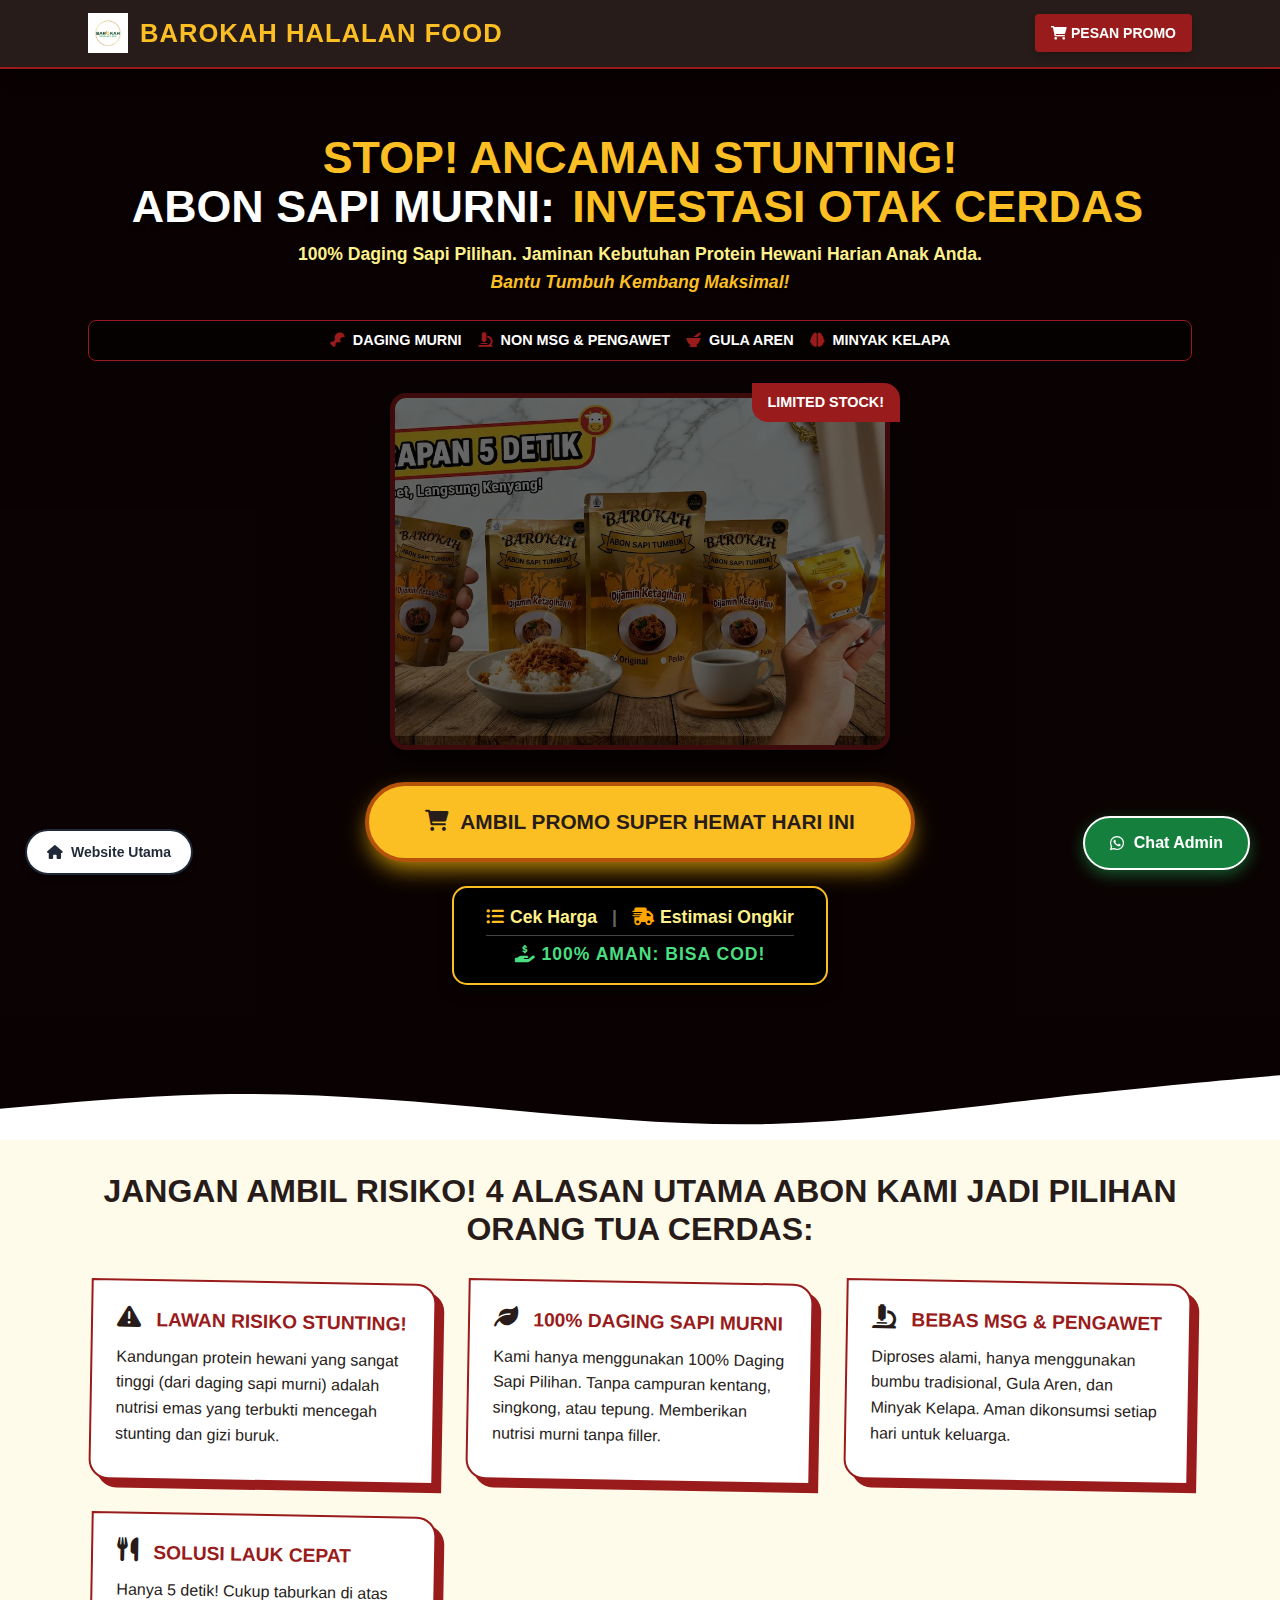
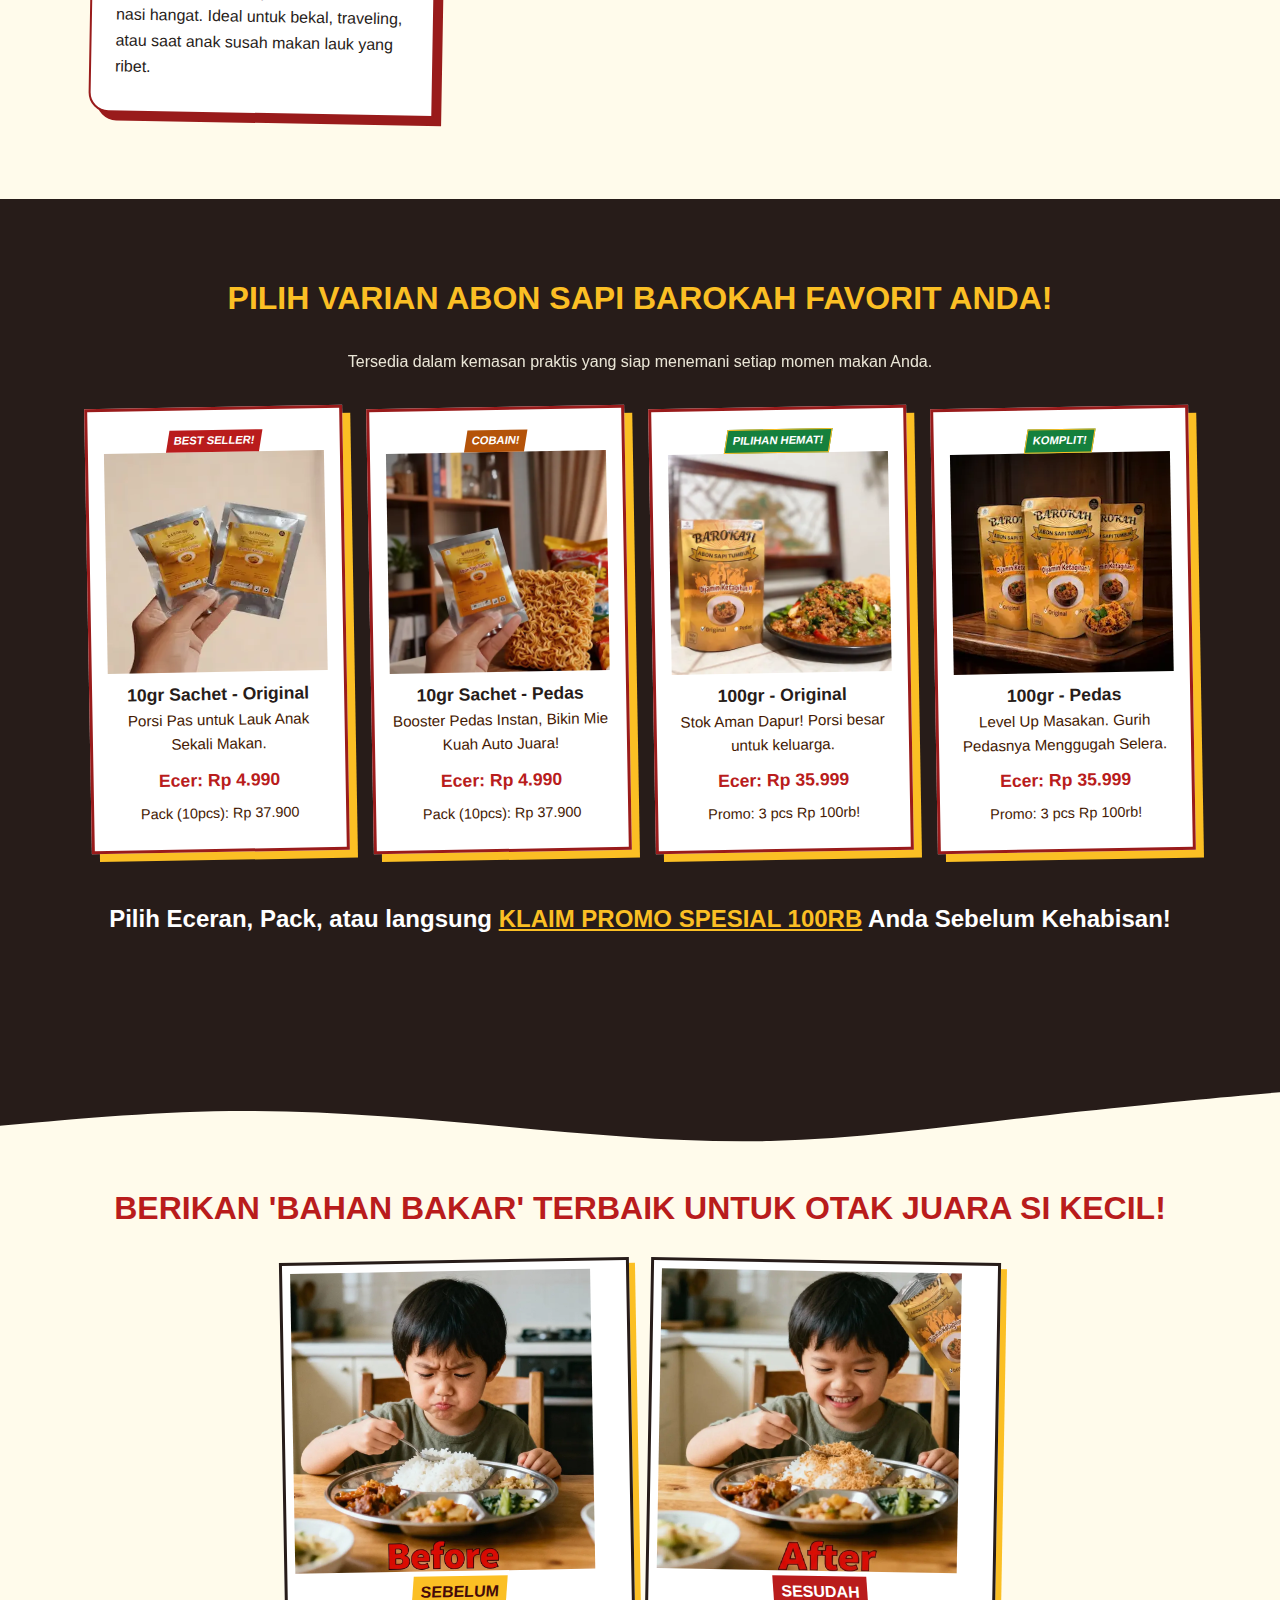
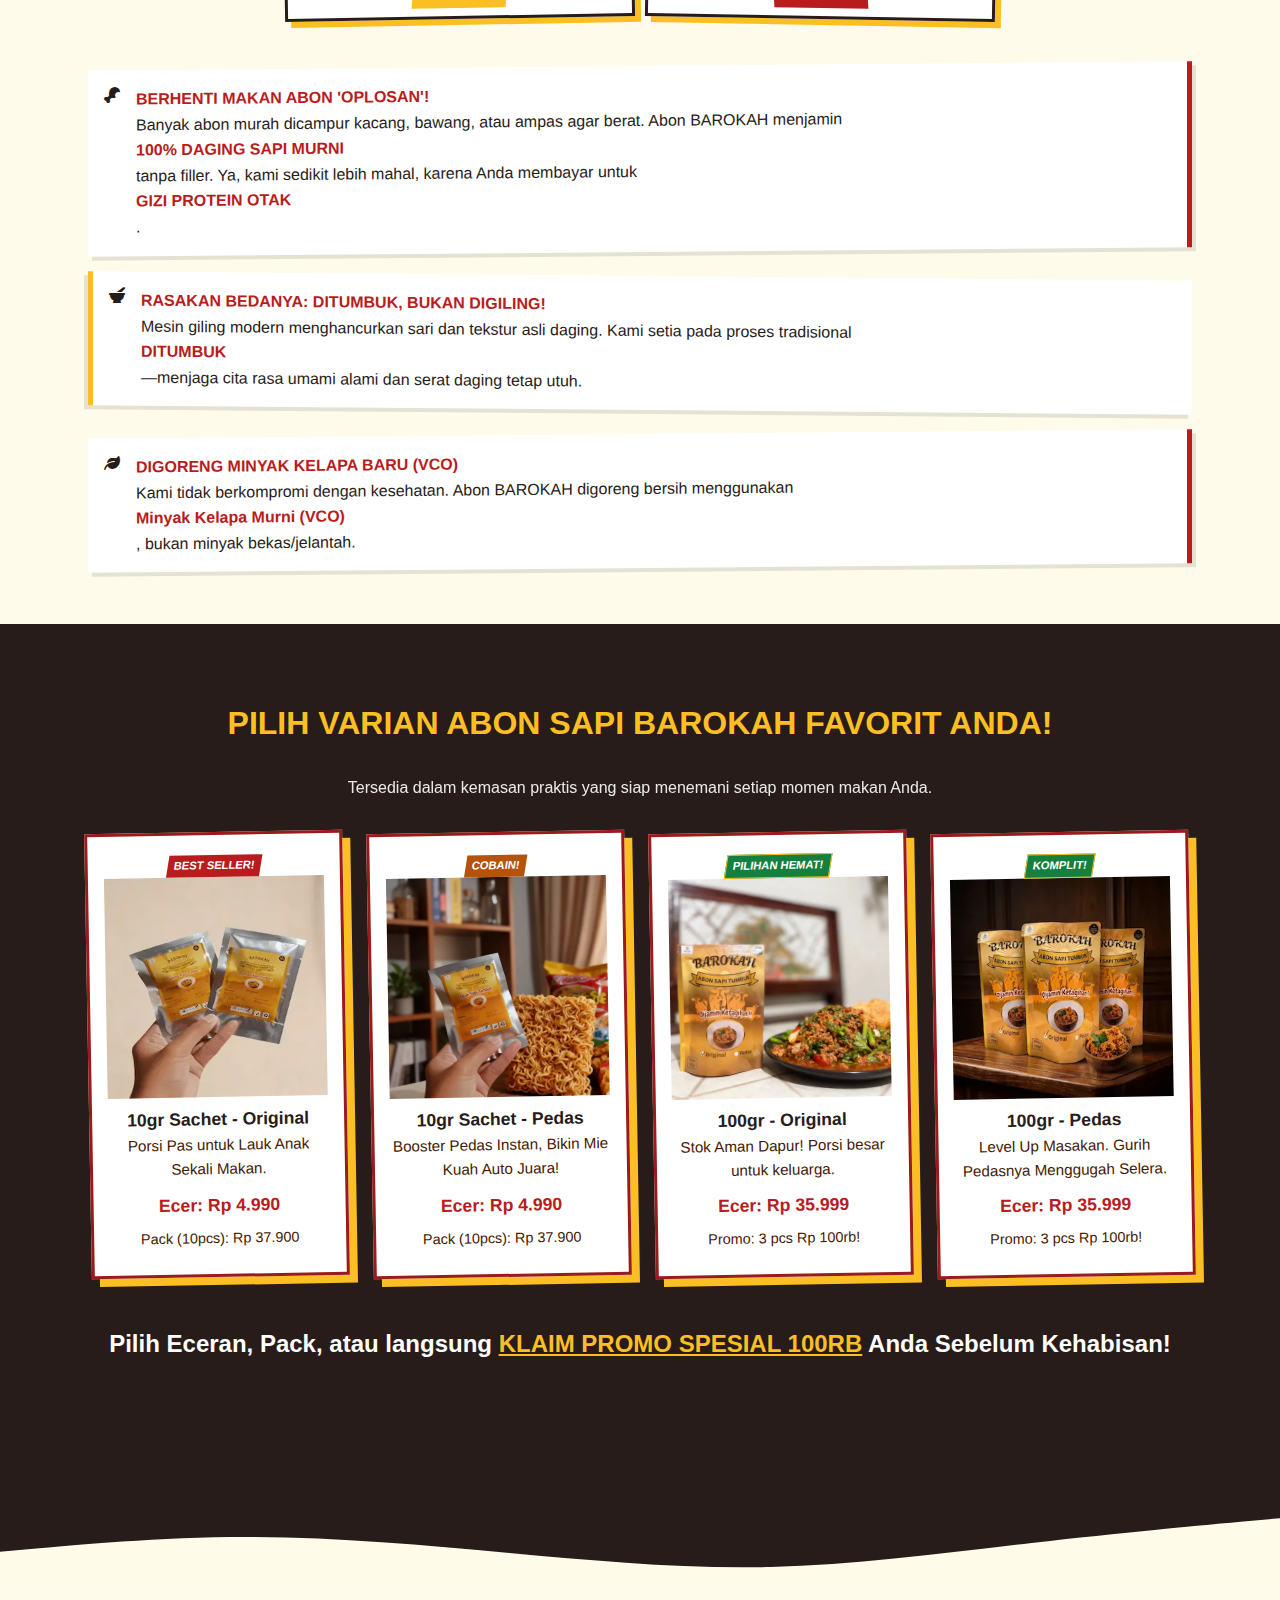
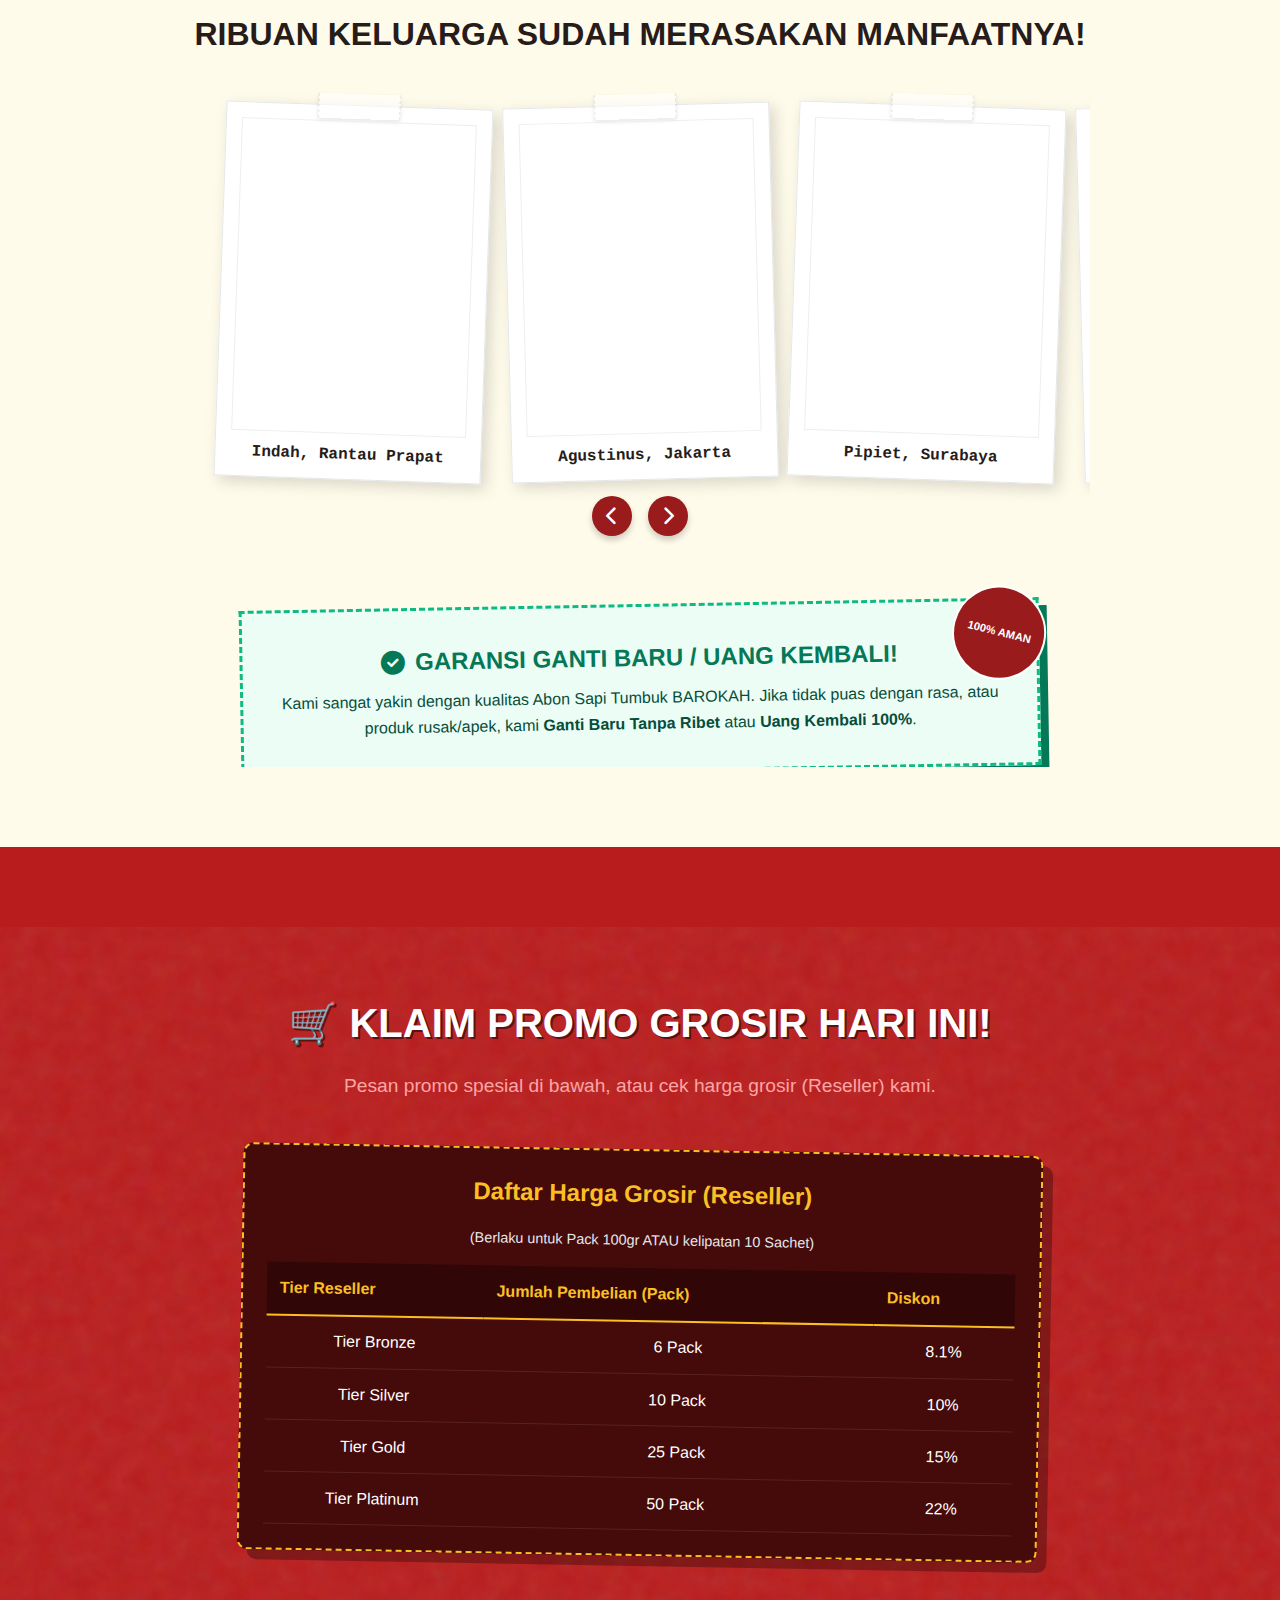
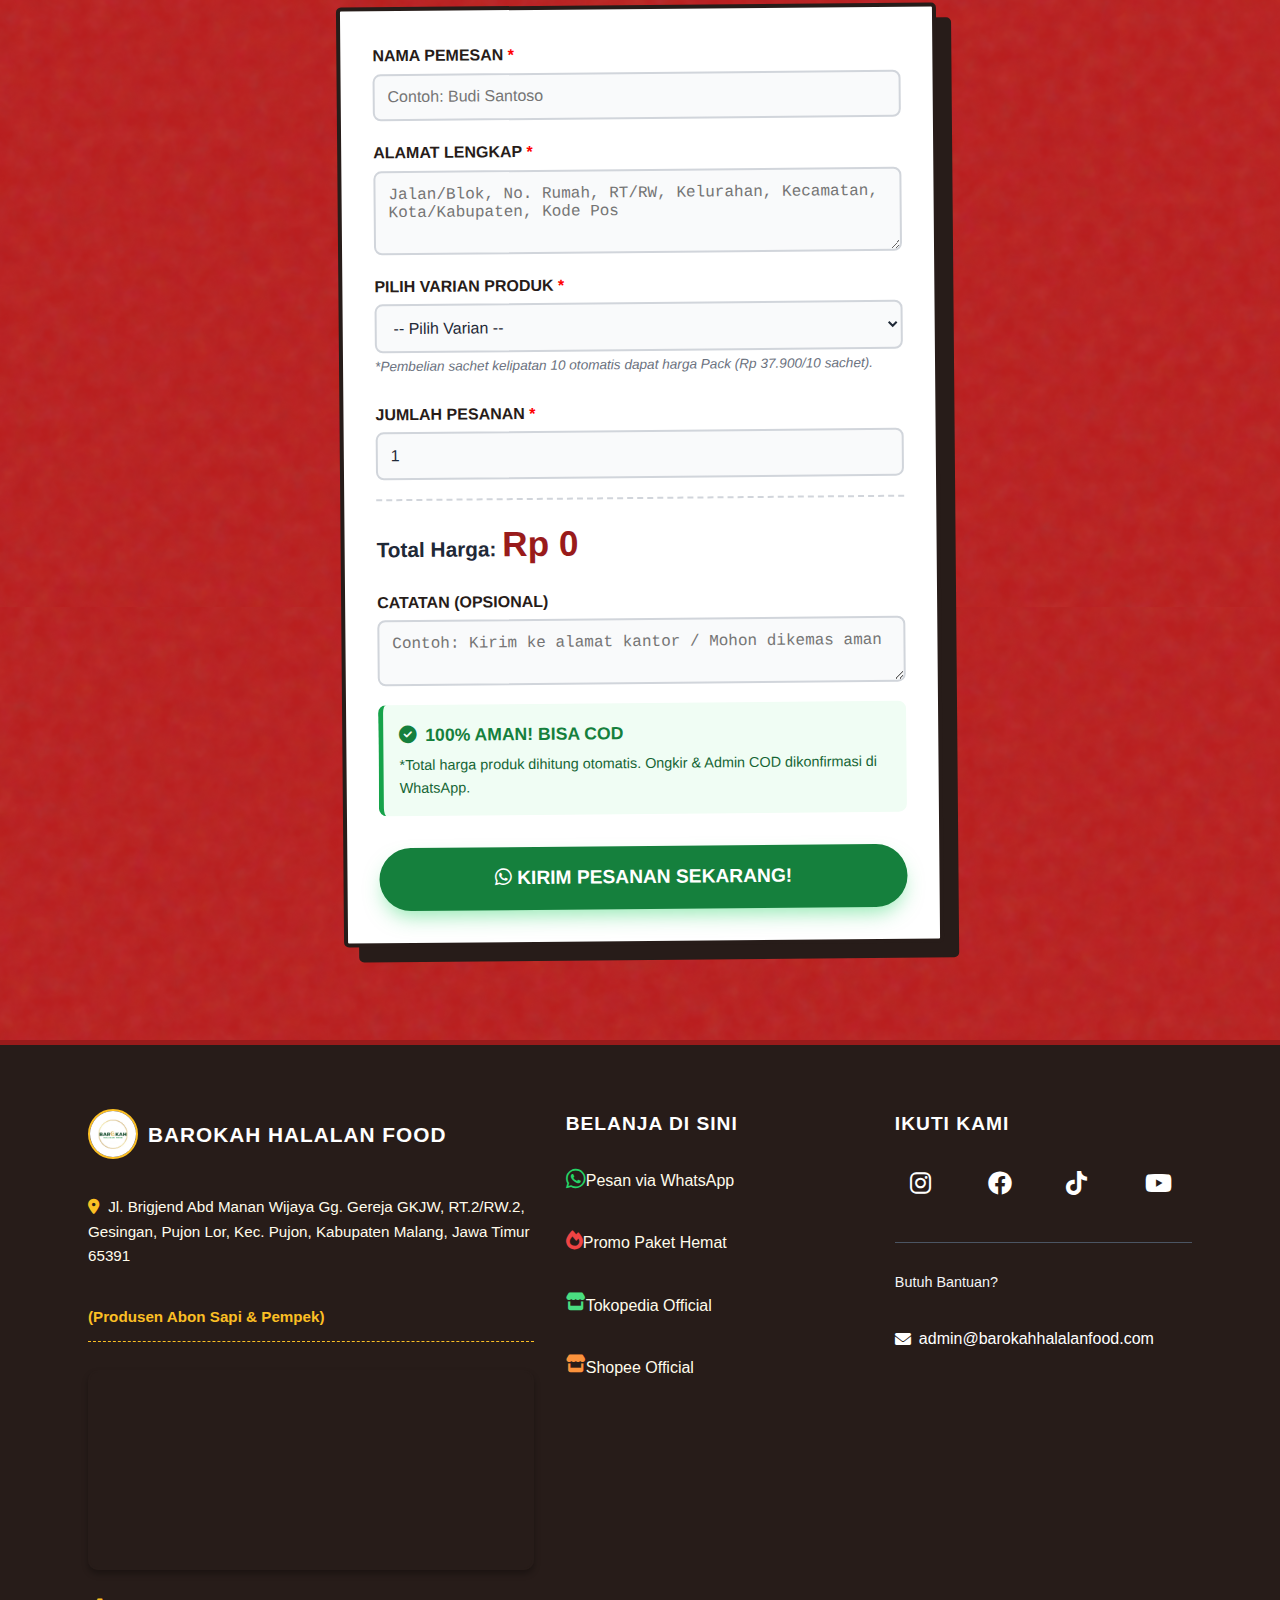
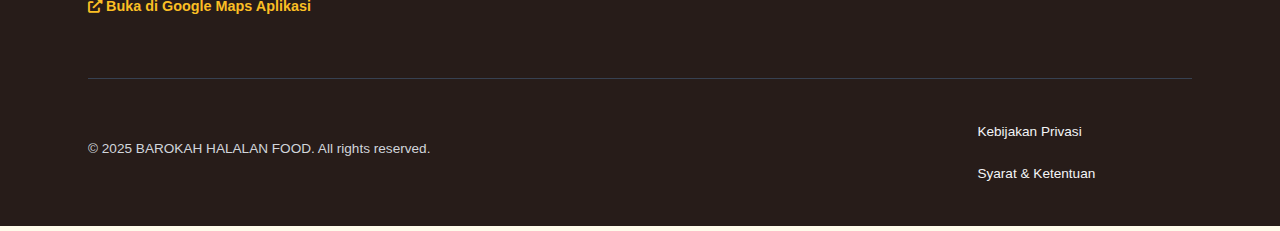
<file: index.html>
<!DOCTYPE html>
<html lang="id">
<head>
    <meta charset="UTF-8">
    
    <meta http-equiv="Content-Security-Policy" content="
    default-src 'self' https:; 
    script-src 'self' 'unsafe-inline' 'unsafe-eval' https://*.googletagmanager.com https://*.google-analytics.com https://*.google.com https://*.gstatic.com https://static.cloudflareinsights.com https://*.googleadservices.com https://*.doubleclick.net https://connect.facebook.net; 
    style-src 'self' 'unsafe-inline' https://cdnjs.cloudflare.com https://fonts.googleapis.com; 
    font-src 'self' data: https://cdnjs.cloudflare.com https://fonts.gstatic.com; 
    img-src 'self' data: https:; 
    connect-src 'self' https: https://*.google-analytics.com https://*.analytics.google.com https://*.googletagmanager.com https://*.g.doubleclick.net https://*.googleadservices.com https://*.doubleclick.net https://cloudflareinsights.com https://connect.facebook.net; 
    frame-src 'self' https: https://*.google.com https://*.doubleclick.net https://www.googletagmanager.com;
">
    
    <meta name="viewport" content="width=device-width, initial-scale=1.0">

    <meta name="facebook-domain-verification" content="di94yzdinnazm60ywer87215y3dhpf" />
    <meta name="google-site-verification" content="y2WJu_a-wV_4TpY8tEklitrXmL9IKvaJqnGfuvNUgeQ" />

    <title>ABON SAPI TUMBUK BAROKAH | Abon Sapi Premium Tinggi Protein</title>
    <link rel="stylesheet" href="https://cdnjs.cloudflare.com/ajax/libs/font-awesome/6.4.0/css/all.min.css">
    <meta name="description" content="Abon Sapi Tumbuk Premium Dengan Minyak Kelapa, Gula Aren Asli, Non MSG & Pengawet. Halal & Barokah. Solusi sehat & praktis untuk anak susah makan.">

    <link href="https://fonts.googleapis.com/css2?family=Oswald:wght@400;700;800&family=Poppins:wght@400;600;700;800;900&display=optional" rel="stylesheet">
    <link rel="preload" href="https://cdnjs.cloudflare.com/ajax/libs/font-awesome/6.0.0/webfonts/fa-solid-900.woff2" as="font" type="font/woff2" crossorigin>
    <link rel="preload" href="https://cdnjs.cloudflare.com/ajax/libs/font-awesome/6.0.0/webfonts/fa-brands-400.woff2" as="font" type="font/woff2" crossorigin>

    
    <script type="application/ld+json">
    {
      "@context": "https://schema.org",
      "@type": "LocalBusiness",
      "name": "BAROKAH HALALAN FOOD",
      "image": "https://promo.barokahhalalanfood.com/social-preview.jpg",
      "description": "Abon Sapi Tumbuk Premium Dengan Minyak Kelapa, Gula Aren Asli, Non MSG & Pengawet. Halal & Barokah. Solusi sehat & praktis untuk anak susah makan.",
      "url": "https://promo.barokahhalalanfood.com/",
      "telephone": "+6285725046201",
      "priceRange": "$$",
      "address": {
        "@type": "PostalAddress",
        "streetAddress": "Jl. Brigjend Abd Manan Wijaya Gg. Gereja GKJW, RT.2/RW.2, Gesingan, Pujon Lor",
        "addressLocality": "Kec. Pujon, Kabupaten Malang",
        "addressRegion": "Jawa Timur",
        "postalCode": "65391",
        "addressCountry": "ID"
      },
      "geo": {
        "@type": "GeoCoordinates",
        "latitude": -7.8466774,
        "longitude": 112.4737437
      },
      "openingHoursSpecification": {
        "@type": "OpeningHoursSpecification",
        "dayOfWeek": ["Monday", "Tuesday", "Wednesday", "Thursday", "Friday", "Saturday", "Sunday"],
        "opens": "07:00",
        "closes": "21:00"
      },
      "sameAs": [
        "https://www.instagram.com/barokahhalalanfoodmlg",
        "https://www.facebook.com/Barokahhalalanfoodmlg",
        "https://www.tiktok.com/@barokah_halalanfood"
      ]
    }
    </script>

    <meta property="og:site_name" content="Barokah Halalan Food">
    <meta property="og:title" content="ABON SAPI TUMBUK BAROKAH | Abon Sapi Premium">
    <meta property="og:description" content="Abon Sapi Tumbuk Premium Dengan Minyak Kelapa, Gula Aren Asli, Non MSG & Pengawet. Halal & Barokah. Solusi sehat & praktis untuk anak susah makan.">
    <meta property="og:image" content="https://promo.barokahhalalanfood.com/social-preview.jpg">
    <meta property="og:image:width" content="1200">
    <meta property="og:image:height" content="630">
    <meta property="og:url" content="https://promo.barokahhalalanfood.com/">
    <meta property="og:type" content="website">

    <link rel="preload" as="image" href="abon-ditabur-di-atas-nasi1.webp">
    <link rel="icon" type="image/png" sizes="32x32" href="favicon-32x32.png">
    <link rel="icon" type="image/png" sizes="192x192" href="android-icon-192x192.png">
    <link rel="apple-touch-icon" href="apple-icon-180x180.png">

    <style>
  /* =========================================
     1. FONTS & ICONS
     ========================================= */
        @import url('https://cdnjs.cloudflare.com/ajax/libs/font-awesome/6.4.0/css/all.min.css');
  @font-face {
    font-family: 'Font Awesome 6 Free'; font-style: normal; font-weight: 900; font-display: swap;
    src: url(https://cdnjs.cloudflare.com/ajax/libs/font-awesome/6.0.0/webfonts/fa-solid-900.woff2) format('woff2');
  }
  @font-face {
    font-family: 'Font Awesome 6 Brands'; font-style: normal; font-weight: 400; font-display: swap;
    src: url(https://cdnjs.cloudflare.com/ajax/libs/font-awesome/6.0.0/webfonts/fa-brands-400.woff2) format('woff2');
  }
  .fa, .fas, .fab { display: inline-block; font: normal normal normal 14px/1 FontAwesome; font-size: inherit; text-rendering: auto; -webkit-font-smoothing: antialiased; }
  .fas { font-family: 'Font Awesome 6 Free'; font-weight: 900; } 
  .fab { font-family: 'Font Awesome 6 Brands'; font-weight: 400; }

  /* Icon Mappings (Tetap Sama) */
  .fa-check-circle:before{content:"\f058"} .fa-shopping-cart:before{content:"\f07a"} .fa-utensils:before{content:"\f2e7"} .fa-brain:before{content:"\f5dc"} .fa-leaf:before{content:"\f06c"} .fa-whatsapp:before{content:"\f232"} .fa-instagram:before{content:"\f16d"} .fa-facebook:before{content:"\f09a"} .fa-tiktok:before{content:"\e07b"} .fa-youtube:before{content:"\f167"} .fa-store:before{content:"\f54e"} .fa-file-invoice:before{content:"\f570"} .fa-map-marker-alt:before{content:"\f3c5"} .fa-exclamation-triangle:before{content:"\f071"} .fa-microscope:before{content:"\f610"} .fa-drumstick-bite:before{content:"\f6d7"} .fa-mortar-pestle:before{content:"\f5a7"} .fa-fire:before{content:"\f06d"} .fa-shipping-fast:before{content:"\f48b"} .fa-list-ul:before{content:"\f0ca"} .fa-truck-fast:before{content:"\f48b"} .fa-hand-holding-dollar:before{content:"\f4c0"} .fa-chevron-left:before{content:"\f053"} .fa-chevron-right:before{content:"\f054"} .fa-envelope:before{content:"\f0e0"} .fa-clock:before{content:"\f017"} .fa-external-link-alt:before{content:"\f35d"}

  /* =========================================
     2. GLOBAL VARIABLES (WARM SAVORY THEME)
     ========================================= */
  :root {
    /* BACKGROUND: Krem Hangat (Amber-50) */
    --bg-cream: #fffbeb;      
    --bg-cream-dark: #fef3c7; 
    
    /* WARNA UTAMA */
    --black: #271c19;       /* Black Coffee (Hitam Kecoklatan) */
    --white: #ffffff;       /* Putih Murni */
    
    /* MERAH (High Contrast) */
    --red-bg: #991b1b;      /* Merah Hati (Untuk Tombol/Header) */
    --red-text: #b91c1c;    /* Merah Bata Cerah (Untuk Harga) */
    
    /* AKSEN */
    --yellow-pop: #fbbf24;  /* Kuning Kunyit */
    --green-brand: #15803d; /* Hijau Daun Matang */
    
    /* TYPOGRAPHY */
    --text-main: #271c19;   /* Judul (Hampir Hitam) */
    --text-body: #451a03;   /* Deskripsi (Coklat Tua) -> Pengganti Abu-abu */
    --text-light: #fffbeb;  /* Teks Terang */

    /* Mapping Variabel Lama (Supaya tidak error) */
    --red-600: var(--red-bg);
    --red-700: var(--red-text);
    --red-800: #450a0a;
    --gray-50: var(--bg-cream-dark);
    --gray-800: var(--text-main);
  }

  /* RESET */
  * { box-sizing: border-box; margin: 0; padding: 0; }
  body { 
    font-family: 'Poppins', sans-serif; 
    background-color: var(--bg-cream); 
    color: var(--text-main); 
    line-height: 1.6; margin: 0; 
  }
  img { max-width: 100%; height: auto; display: block; }
  a { text-decoration: none; transition: 0.3s; }
  ul { list-style: none; padding: 0; margin: 0; }
  
  /* Utilities */
  .container { max-width: 1152px; margin: 0 auto; padding: 0 1.5rem; }
  .text-center { text-align: center; }
  .font-bold { font-weight: 700; } 
  .hidden { display: none !important; }

  /* =========================================
     3. HEADER
     ========================================= */
  header {
    background: var(--black); padding: 0.8rem 0; position: sticky; top: 0; z-index: 50;
    box-shadow: 0 8px 15px -3px rgba(0,0,0,0.5); border-bottom: 2px solid var(--red-bg);
  }
  .header-flex { display: flex; justify-content: space-between; align-items: center; }
  .logo-area { display: flex; align-items: center; gap: 0.75rem; }
  .logo-area h2 { color: var(--yellow-pop); font-family: 'Oswald', sans-serif; font-size: 1.6rem; margin: 0; font-weight: 700; letter-spacing: 1px; }
  .btn-top {
    background: var(--red-bg); color: #ffffff; padding: 0.5rem 1rem; border-radius: 4px;
    font-weight: 800; font-size: 0.875rem; text-transform: uppercase; box-shadow: 0 4px 8px rgba(0,0,0,0.2);
  }
  .btn-top:hover { background: #7f1d1d; }

  /* =========================================
     4. GENERAL SECTIONS
     ========================================= */
  section { padding: 3rem 0 2rem; }
  .section-title { font-size: 2rem; font-weight: 800; margin-bottom: 2rem; font-family: 'Oswald', sans-serif; text-transform: uppercase; line-height: 1.2; }
  
  .wave-bottom { position: absolute; bottom: -1px; left: 0; width: 100%; height: 120px; z-index: 5; pointer-events: none; overflow: hidden; }
  .wave-bottom svg { display: block; width: 100%; height: 100%; transform: scaleX(1.02); }

  /* Separators */
  .separator-white-to-black-2 { width: 100%; height: 60px; position: relative; z-index: 10; background: var(--black); }
  .separator-white-to-black-2::before {
    content: ""; position: absolute; width: 100%; height: 60px; top: 0; left: 0; background: var(--bg-cream);
    transform: translateY(-60px); clip-path: polygon(0 0, 100% 0, 100% 70%, 98% 45%, 95% 75%, 92% 50%, 88% 75%, 85% 45%, 80% 80%, 75% 40%, 70% 70%, 65% 35%, 60% 75%, 55% 40%, 50% 80%, 45% 35%, 40% 75%, 35% 45%, 30% 70%, 25% 40%, 20% 75%, 15% 45%, 10% 70%, 5% 40%, 0 70%);
  }
  .separator-black-to-white-4 { width: 100%; height: 60px; position: relative; z-index: 10; background: var(--bg-cream); }
  .separator-black-to-white-4::before {
    content: ""; position: absolute; width: 100%; height: 60px; top: 0; left: 0; background: var(--black);
    transform: translateY(-60px); clip-path: polygon(0 0, 100% 0, 100% 20%, 98% 90%, 95% 25%, 92% 95%, 88% 20%, 85% 90%, 80% 25%, 75% 95%, 70% 20%, 65% 95%, 60% 20%, 55% 95%, 50% 20%, 45% 95%, 40% 20%, 35% 95%, 30% 20%, 25% 95%, 20% 20%, 15% 95%, 10% 20%, 5% 95%, 0 20%);
  }

  /* =========================================
     5. HERO
     ========================================= */
  .hero {
    background: #2a0a0a; /* Warna cadangan */
    position: relative;
    /* PENTING: Kunci tinggi minimal agar tidak 'kaget' saat konten dimuat */
    min-height: 600px; 
    /* Gunakan Flexbox untuk memusatkan konten secara stabil */
    display: flex;
    align-items: center;
    justify-content: center;
    padding: 4rem 0 10rem; /* Sesuaikan padding jika perlu */
    overflow: hidden;
    border: none;
    /* Isolasi agar elemen di dalam tidak menggeser elemen luar */
    contain: layout paint; 
}
        .hero-bg-image {
    position: absolute;
    top: 0;
    left: 0;
    width: 100%;
    height: 100%;
    object-fit: cover;
    z-index: 0;
    /* PENTING: Pastikan dianggap blok, bukan inline */
    display: block; 
    /* Opsional: Gelapkan gambar di sini daripada pakai overlay div terpisah */
    filter: brightness(0.4); 
}
  .hero::before { content: ""; position: absolute; top: 0; left: 0; right: 0; bottom: 0; background: rgba(0, 0, 0, 0.75); z-index: 1; }
  .hero .container {
    position: relative;
    z-index: 2;
    width: 100%; /* Pastikan lebar penuh */
}
  .hero h1 { font-family: 'Oswald', sans-serif; color: #ffffff; font-size: 2.8rem; margin-bottom: 0.5rem; line-height: 1.1; font-weight: 900; text-transform: uppercase; text-shadow: 0 3px 5px rgba(0,0,0,0.8); }
  .hero h1 span { color: var(--yellow-pop); padding: 0 5px; }
  .hero p { font-size: 1.1rem; max-width: 700px; margin: 0 auto 1.5rem; color: #fef08a; font-weight: 600; text-shadow: 0 1px 3px rgba(0,0,0,0.6); }

  .badges { display: flex; flex-wrap: wrap; justify-content: center; gap: 1rem; margin-bottom: 2rem; font-weight: 700; color: #ffffff; font-size: 0.9rem; background: rgba(0,0,0,0.5); padding: 8px 12px; border-radius: 8px; border: 1px solid var(--red-bg); }
  .badges i { color: var(--red-bg); margin-right: 5px; }

  .hero-img-box { 
    position: relative; 
    margin: 0 auto 2rem; 
    max-width: 500px; 
    /* FIX LAYOUT SHIFT 1: Kunci rasio container */
    aspect-ratio: 700 / 500; 
    width: 100%;
}

.hero-img-box img { 
    border-radius: 1rem; 
    box-shadow: 0 10px 30px rgba(0,0,0,0.8); 
    border: 5px solid var(--red-bg); 
    width: 100%; 
    height: auto; 
    
    /* FIX LAYOUT SHIFT 2: Pastikan gambar mengisi container yang sudah dipesan */
    aspect-ratio: 700 / 500; 
    object-fit: cover; 
    display: block;
}
  .badge-premium { position: absolute; top: 0; right: 0; background: var(--red-bg); color: white; padding: 0.5rem 1rem; border-radius: 0 1rem 0 1rem; font-size: 0.9rem; font-weight: 800; transform: translate(10px, -10px); z-index: 20; text-transform: uppercase; }

  .hero-cta-container {
    margin-top: 2rem;
    position: relative;
    z-index: 10;
    display: flex;
    flex-direction: column;
    align-items: center;
    gap: 1.5rem;
    min-height: 120px; /* MENAMBAHKAN INI: Reservasi tinggi agar tidak 'kaget' saat tombol muncul */
}
  .cta-button { display: inline-flex; align-items: center; justify-content: center; gap: 0.75rem; background: var(--yellow-pop); color: var(--black); padding: 1.2rem 2.5rem; border-radius: 50px; font-weight: 900; font-size: 1.3rem; box-shadow: 0 10px 25px -5px rgba(255, 193, 7, 0.8); width: 100%; max-width: 550px; text-transform: uppercase; border: 4px solid #b45309; transition: 0.3s all; }
  .cta-button:hover { background: #fdd835; transform: translateY(-5px) scale(1.05); }
  .pulse-button { animation: pulse-yellow 2s infinite; }
  @keyframes pulse-yellow { 0% { transform: scale(1); box-shadow: 0 0 0 0 rgba(255, 193, 7, 0.7); } 70% { transform: scale(1.04); box-shadow: 0 0 0 15px rgba(255, 193, 7, 0); } 100% { transform: scale(1); box-shadow: 0 0 0 0 rgba(255, 193, 7, 0); } }

  .trust-badge { font-size: 0.95rem; color: #ffffff; background: rgba(0, 0, 0, 0.85); display: inline-block; padding: 1rem 2rem; border-radius: 15px; border: 2px solid var(--yellow-pop); box-shadow: 0 5px 15px rgba(0,0,0,0.5); max-width: 500px; }
  .trust-badge p { margin: 0; line-height: 1.5; }

  /* =========================================
     6. FEATURES
     ========================================= */
  .section-features { background: var(--bg-cream); position: relative; z-index: 6; color: var(--text-main); padding: 2rem 20px 4rem; margin-top: -5px; }
  .section-features .section-title { color: var(--black); }
  .features-grid { display: grid; grid-template-columns: repeat(auto-fit, minmax(280px, 1fr)); gap: 2rem; text-align: left; margin: 0 auto; max-width: 1100px; padding-bottom: 20px; }
  .feature-card { background: var(--white); padding: 1.5rem; box-shadow: 8px 8px 0 var(--red-bg); border: 2px solid var(--red-bg); transform: rotate(1deg); border-radius: 0 20px 0 20px; max-width: 350px; justify-self: center; padding-bottom: 2rem; }
  .feature-card h3 { color: var(--red-bg); margin-bottom: 0.5rem; font-weight: 800; font-size: 1.2rem; }
  .feature-card i { color: var(--black); margin-right: 10px; font-size: 1.5rem; }

  /* =========================================
     7. PROBLEM & VARIANTS (DARK SECTION)
     ========================================= */
  .section-white, .section-variants {
    background: var(--black); position: relative; overflow: hidden; z-index: 1;
    color: var(--text-light); padding: 5rem 0 14rem; border: none;
  }
  .section-white .section-title, .section-variants .section-title { color: var(--yellow-pop); }
  
  .grid-3 { display: grid; grid-template-columns: repeat(auto-fit, minmax(300px, 1fr)); gap: 1.5rem; margin-bottom: 2rem; }
  .card { background: #1a1a1a; color: #ffffff; padding: 1.5rem; border-radius: 15px 0 15px 0; box-shadow: 5px 5px 0 #7f1d1d; border-bottom: 5px solid #7f1d1d; transform: rotate(-1deg); }
  .section-white .card h3 { color: var(--yellow-pop); font-weight: 800; margin-bottom: 0.5rem; }
  .section-white .card p { color: #e5e7eb; } /* Teks abu terang di background hitam */

  .card-quote { border-top: 2px dashed var(--red-bg); color: #fef08a; font-weight: 500; margin-top: 1rem; padding-top: 0.5rem; font-size: 0.9rem; font-style: italic; }
  .info-box { background: var(--yellow-pop); border: 4px dashed var(--red-text); box-shadow: 8px 8px 0 #ffffff; transform: rotate(-2deg); color: var(--black); padding: 1.5rem; margin-top: 2rem; }
  .info-box h3 { color: var(--black); font-weight: 800; margin-bottom: 0.5rem; font-size: 1.3rem; } .info-box i { color: var(--red-text); }

  /* =========================================
     8. COMPARISON
     ========================================= */
  .section-red { background: var(--bg-cream); position: relative; z-index: 1; margin-top: -5px; padding-top: 2rem; }
  .section-red .section-title { color: var(--red-text); }
  .comparison { display: flex; gap: 1rem; margin-bottom: 3rem; justify-content: center; align-items: flex-start; }
  .comp-item { flex: 1; max-width: 350px; text-align: center; background: var(--white); padding: 0.5rem; border: 3px solid var(--black); box-shadow: 6px 6px 0 var(--yellow-pop); transform: rotate(-1deg); }
  .comp-item:nth-child(even) { transform: rotate(1deg); }

  .comp-label-red { background: var(--yellow-pop); color: #450a0a; font-weight: 900; padding: 3px 8px; display: inline-block; transform: skewX(-5deg); margin-top: 5px; }
  .comp-label-green { background: var(--red-text); color: #ffffff; font-weight: 900; padding: 3px 8px; display: inline-block; transform: skewX(5deg); margin-top: 5px; }

  .feature-list li { display: flex; gap: 1rem; margin-bottom: 1.5rem; align-items: start; text-align: left; background: var(--white); padding: 1rem; border-right: 5px solid var(--red-text); box-shadow: 4px 4px 0 rgba(0,0,0,0.1); transform: skewY(-0.5deg); }
  .feature-list li:nth-child(even) { border-left: 5px solid var(--yellow-pop); border-right: none; box-shadow: -4px 4px 0 rgba(0,0,0,0.1); transform: skewY(0.5deg); }
  .feature-list strong { color: var(--red-text); font-weight: 800; display: block; }

  /* =========================================
     9. PRODUCT GRID (BAGIAN PENTING)
     ========================================= */
  .product-grid { display: grid; grid-template-columns: repeat(auto-fit, minmax(220px, 1fr)); gap: 1.5rem; margin-top: 2rem; }
  
  .p-card { 
    background: var(--white); 
    border: 3px solid var(--red-bg); 
    padding: 1rem; 
    cursor: pointer; 
    display: flex; flex-direction: column; justify-content: space-between; 
    text-align: center; 
    box-shadow: 8px 8px 0 var(--yellow-pop); 
    transform: rotate(-1deg); transition: 0.3s; 
    color: var(--text-body); /* Default teks jadi coklat tua */
  }
  .p-card:hover { transform: scale(1.03) rotate(0deg); border-color: var(--yellow-pop); }
  
  .p-card h3 { 
    color: var(--black); 
    font-weight: 800; 
    font-size: 1.1rem; 
    margin-top: 0.5rem; 
  }

  /* Deskripsi Produk (Otomatis Coklat Tua) */
  .p-card p {
    color: var(--text-body);
    font-size: 0.95rem;
    margin-bottom: 0.5rem;
  }

  /* Harga (Cari teks yg bold) - Otomatis Merah */
  .p-card p[style*="font-weight:bold"], 
  .p-card strong, 
  .p-card b {
    color: var(--red-text) !important;
    font-size: 1.1rem;
  }

  /* Badges */
  .badge-best { background: var(--red-text); color: white; padding: 2px 6px; font-weight: 800; font-size: 0.7rem; transform: skewX(-10deg); display: inline-block; }
  .badge-try { background: #b45309; color: white; padding: 2px 6px; font-weight: 800; font-size: 0.7rem; transform: skewX(-10deg); display: inline-block; }
  .badge-save { background: var(--green-brand); color: white; border: 1px solid var(--yellow-pop); padding: 2px 6px; font-weight: 800; font-size: 0.7rem; transform: skewX(-10deg); display: inline-block; }

  /* =========================================
     10. TESTIMONIALS & GARANSI
     ========================================= */
  .section-testimonials { padding: 3rem 0 5rem; background: var(--bg-cream); position: relative; z-index: 1; margin-top: -5px; padding-top: 2rem; }
  .section-testimonials .section-title { color: var(--black); }
  .testimonial-slider { position: relative; max-width: 900px; margin: 0 auto 3rem; overflow: hidden; padding: 20px; }
  .slider-track { display: flex; transition: transform 0.5s ease-in-out; width: 100%; }
  .testi-slide { min-width: 100%; box-sizing: border-box; padding: 0 10px; }
  
  .testi-card-inner { background: var(--white); padding: 15px 15px 45px 15px; box-shadow: 5px 5px 15px rgba(0,0,0,0.15); border: 1px solid #e5e7eb; transform: rotate(2deg); text-align: center; position: relative; height: 100%; }
  .testi-slide:nth-child(even) .testi-card-inner { transform: rotate(-1.5deg); }
  .testi-card-inner img { width: 100%; height: auto; border: 1px solid #eee; filter: grayscale(20%); aspect-ratio: 3/4; object-fit: cover; }
  .testi-name { font-family: 'Courier New', Courier, monospace; font-weight: 700; color: var(--black); font-size: 1rem; position: absolute; bottom: 10px; left: 0; right: 0; }
  .testi-card-inner::before { content: ""; position: absolute; width: 80px; height: 25px; background: rgba(255, 255, 255, 0.5); top: -12px; left: 50%; transform: translateX(-50%); border-left: 1px dashed rgba(0,0,0,0.1); border-right: 1px dashed rgba(0,0,0,0.1); box-shadow: 0 2px 4px rgba(0,0,0,0.1); }

  .slider-nav { display: flex; justify-content: center; gap: 1rem; margin-top: 1rem; }
  .nav-btn { background: var(--red-bg); color: white; border: none; width: 40px; height: 40px; border-radius: 50%; cursor: pointer; font-size: 1.2rem; box-shadow: 0 4px 6px rgba(0,0,0,0.2); display: flex; align-items: center; justify-content: center; }

  .guarantee-box { background: #ecfdf5; border: 3px dashed #10b981; padding: 2rem; max-width: 800px; margin: 0 auto; transform: rotate(-1deg); box-shadow: 8px 8px 0 #047857; position: relative; }
  .guarantee-box h3 { color: #047857; font-family: 'Oswald', sans-serif; font-size: 1.5rem; margin-bottom: 0.5rem; text-transform: uppercase; display: flex; align-items: center; justify-content: center; gap: 10px; }
  .guarantee-box::after { content: "100% AMAN"; position: absolute; top: -15px; right: -10px; background: var(--red-bg); color: white; padding: 10px; border-radius: 50%; font-weight: 900; font-size: 0.7rem; width: 70px; height: 70px; display: flex; align-items: center; justify-content: center; text-align: center; transform: rotate(15deg); border: 2px solid white; }

  /* =========================================
     11. ORDER FORM
     ========================================= */
  .order-section { background: var(--red-text); color: white; padding: 4rem 0 6rem; position: relative; background-image: url("data:image/svg+xml,%3Csvg viewBox='0 0 100 100' xmlns='http://www.w3.org/2000/svg'%3E%3Cfilter id='noiseFilter'%3E%3CfeTurbulence type='fractalNoise' baseFrequency='0.65' numOctaves='3' stitchTiles='stitch'/%3E%3C/filter%3E%3Crect width='100%25' height='100%25' filter='url(%23noiseFilter)' opacity='0.1'/%3E%3C/svg%3E"); }
  .separator-white-to-black-final { width: 100%; height: 80px; background: var(--red-text); position: relative; z-index: 10; margin-top: -5px; }
  .separator-white-to-black-final::before { content: ""; position: absolute; width: 100%; height: 80px; top: 0; left: 0; background: var(--bg-cream); clip-path: polygon(0 0, 100% 0, 100% 70%, 98% 45%, 95% 75%, 92% 50%, 88% 75%, 85% 45%, 80% 80%, 75% 40%, 70% 70%, 65% 35%, 60% 75%, 55% 40%, 50% 80%, 45% 35%, 40% 75%, 35% 45%, 30% 70%, 25% 40%, 20% 75%, 15% 45%, 10% 70%, 5% 40%, 0 70%); transform: translateY(-80px); }

  .pricing-box { background: #450a0a; padding: 1.5rem; border-radius: 10px; margin-bottom: 3rem; border: 2px dashed var(--yellow-pop); max-width: 800px; margin: 0 auto 3rem; transform: rotate(1deg); box-shadow: 10px 10px 0 rgba(0,0,0,0.3); }
  .pricing-table { width: 100%; border-collapse: collapse; color: #ffffff; }
  .pricing-table th { background: rgba(0,0,0,0.3); padding: 0.8rem; text-align: left; color: var(--yellow-pop); border-bottom: 2px solid var(--yellow-pop); }
  .pricing-table td { padding: 0.8rem; border-bottom: 1px solid rgba(255,255,255,0.1); }

  .form-box { background: var(--white); color: #1f2937; padding: 2rem; border-radius: 5px; max-width: 600px; margin: 0 auto; text-align: left; box-shadow: 15px 15px 0 var(--black); border: 4px solid var(--black); transform: rotate(-0.5deg); }
  .form-label { font-weight: 800; font-size: 1rem; color: var(--black); text-transform: uppercase; margin-bottom: 5px; display: block; }
  .form-input, .form-select, .form-textarea { display: block; width: 100%; padding: 0.8rem; border: 2px solid #d1d5db; border-radius: 8px; margin-bottom: 1.2rem; font-size: 1rem; color: #1f2937; background: #f9fafb; }

  .btn-wa { background: var(--green-brand); color: white; width: 100%; padding: 1rem; border-radius: 50px; font-weight: 800; font-size: 1.2rem; text-align: center; cursor: pointer; text-transform: uppercase; box-shadow: 0 10px 20px -5px rgba(37, 211, 102, 0.5); }
  .btn-wa:hover { background: #14532d; }

  /* =========================================
     12. FOOTER (TOUCH TARGET FIX)
     ========================================= */
  footer { background: var(--black); color: var(--text-light); padding: 4rem 0 2rem; border-top: 5px solid var(--red-bg); }
  .footer-grid { display: grid; grid-template-columns: 1fr; gap: 2rem; }
  .footer-title { color: #ffffff; font-weight: 800; font-size: 1.2rem; margin-bottom: 1rem; text-transform: uppercase; letter-spacing: 1px; font-family: 'Oswald', sans-serif; }
  .footer-links li { margin-bottom: 0.8rem; }
  
  /* Area sentuh diperluas untuk Mobile Audit */
  .footer-links a, .footer-bottom a, footer p, footer a {
    display: inline-block; width: 100%; padding: 12px 0; 
    color: var(--text-light); text-decoration: none;
  }
  .footer-links a:hover, footer a:hover { color: var(--yellow-pop); }

  .social-icons { display: flex; gap: 1rem; font-size: 1.5rem; justify-content: center; }
  .social-icons a { color: #ffffff; padding: 15px; display: flex; align-items: center; }
  
  .footer-bottom { border-top: 1px solid #374151; margin-top: 3rem; padding-top: 1.5rem; display: flex; flex-direction: column; align-items: center; font-size: 0.85rem; text-align: center; }

  /* =========================================
     13. FLOATING WA
     ========================================= */
  .float-wa { position: fixed; bottom: 30px; right: 30px; z-index: 9999; background-color: var(--green-brand); color: white; text-decoration: none; padding: 12px 25px; border-radius: 50px; display: flex; align-items: center; gap: 10px; box-shadow: 0 5px 15px rgba(37, 211, 102, 0.4); transition: all 0.3s ease; font-family: 'Poppins', sans-serif; font-weight: 700; font-size: 1rem; border: 2px solid white; animation: pulse-wa 3s infinite; }
  .float-wa:hover { background-color: #14532d; transform: translateY(-5px) scale(1.05); }
  @keyframes pulse-wa { 0% { box-shadow: 0 0 0 0 rgba(37, 211, 102, 0.7); } 70% { box-shadow: 0 0 0 15px rgba(37, 211, 102, 0); } 100% { box-shadow: 0 0 0 0 rgba(37, 211, 102, 0); } }

  /* =========================================
     14. MEDIA QUERIES
     ========================================= */
  @media (min-width: 768px) {
    .testi-slide { min-width: 33.333%; }
    .footer-grid { grid-template-columns: 1.5fr 1fr 1fr; }
    .footer-bottom { flex-direction: row; justify-content: space-between; text-align: left; }
    .social-icons { justify-content: flex-start; }
    .footer-links a { width: auto; display: inline-flex; } /* Kembali normal di Desktop */
  }

  @media (max-width: 768px) {
    header { padding: 0.5rem 0; }
    .logo-area h2 { font-size: 1rem; line-height: 1.1; max-width: 150px; }
    .logo-area img { width: 30px; height: 30px; }
    .btn-top { padding: 0.4rem 0.8rem; font-size: 0.75rem; }
    .hero { padding: 3rem 0 6rem; }
    .hero h1 { font-size: 1.8rem; line-height: 1.2; }
    .cta-button { font-size: 1.1rem; padding: 1rem 1.5rem; width: 100%; }
    .hero-img-box { max-width: 280px; }
    .trust-badge { font-size: 0.85rem; padding: 0.8rem; }
    .wave-bottom { height: 80px; }
    .section-white, .section-variants { padding: 3rem 0 8rem; }
    .features-grid { padding: 0 10px 30px; }
    .feature-card { max-width: 100%; }
    .product-grid { grid-template-columns: repeat(2, 1fr); gap: 0.8rem; }
    .p-card { padding: 0.8rem; }
    .p-card h3 { font-size: 0.9rem; }
    .footer-grid { gap: 2rem; text-align: center; }
    .footer-links a { justify-content: center; border-bottom: 1px solid rgba(255,255,255,0.05); }
    .social-icons { justify-content: center; margin-top: 1rem; }
    .float-wa { bottom: 20px; right: 20px; padding: 10px 20px; font-size: 0.9rem; }
  }
</style>
 <script>
        (function(w,d,s,l,i){w[l]=w[l]||[];w[l].push({'gtm.start':
        new Date().getTime(),event:'gtm.js'});var f=d.getElementsByTagName(s)[0],
        j=d.createElement(s),dl=l!='dataLayer'?'&l='+l:'';j.async=true;j.src=
        'https://www.googletagmanager.com/gtm.js?id='+i+dl;f.parentNode.insertBefore(j,f);
        })(window,document,'script','dataLayer','GTM-TBFQQ3LK');
    </script>
   
</head>

<body>
     <noscript><iframe src="https://www.googletagmanager.com/ns.html?id=GTM-TBFQQ3LK" height="0" width="0" style="display:none;visibility:hidden"></iframe></noscript>
    <header>
        <div class="container header-flex">
            <div class="logo-area">
                <img src="Logo-Barokah.webp" alt="Logo" width="40" height="40"> 
                <h2 class="font-extrabold">BAROKAH HALALAN FOOD</h2>
            </div>
            <a href="#order-form" class="btn-top"><i class="fas fa-shopping-cart"></i> PESAN PROMO</a>
        </div>
    </header>

    <main>
        <section class="hero">
        <div class="container text-center">
            <h1 class="font-extrabold">
                <span style="display:block;">STOP! ANCAMAN STUNTING!</span>
                ABON SAPI MURNI: <span style="font-bold">INVESTASI OTAK CERDAS</span>
            </h1>
            
            <p>
                100% Daging Sapi Pilihan. Jaminan Kebutuhan Protein Hewani Harian Anak Anda. 
                <span style="color:var(--yellow-pop); font-style:italic;">Bantu Tumbuh Kembang Maksimal!</span>
            </p>
            
            <div class="badges">
                <span><i class="fas fa-drumstick-bite"></i> DAGING MURNI</span>
                <span><i class="fas fa-microscope"></i> NON MSG & PENGAWET</span>
                <span><i class="fas fa-mortar-pestle"></i> GULA AREN</span>
                <span><i class="fas fa-brain"></i> MINYAK KELAPA</span>
            </div>

            <div class="hero-img-box">
                <div class="badge-premium">LIMITED STOCK!</div>
                <img 
        src="abon-ditabur-di-atas-nasi1.webp" 
        alt="Background Abon Sapi Barokah" 
        width="1440" 
        height="800"
        fetchpriority="high"
        decoding="async"
        class="hero-bg-image"
    >
                </div>

            <div class="hero-cta-container">
                <a href="katalog.html" class="cta-button pulse-button">
                    <i class="fas fa-shopping-cart"></i> AMBIL PROMO SUPER HEMAT HARI INI
                </a>
                
                <div class="trust-badge">
                    <p style="font-weight:700; display:flex; align-items:center; justify-content:center; gap:15px; margin-bottom: 5px;">
                        <span style="display:flex; align-items:center;"><i class="fas fa-list-ul" style="margin-right:6px; color:var(--yellow-pop);"></i> Cek Harga</span>
                        <span style="color:#666;">|</span>
                        <span style="display:flex; align-items:center;"><i class="fas fa-truck-fast" style="margin-right:6px; color:orange;"></i> Estimasi Ongkir</span>
                    </p>
                    <div style="width: 100%; height: 1px; background: #444; margin: 5px 0;"></div>
                    <p style="font-weight: 900; color: #4ade80; font-size: 1.1rem; text-transform: uppercase; letter-spacing: 1px;">
                        <i class="fas fa-hand-holding-dollar"></i> 100% AMAN: BISA COD!
                    </p>
                </div>
            </div>
        </div>

        <div class="wave-bottom">
            <svg viewBox="0 0 1440 320" fill="none" xmlns="http://www.w3.org/2000/svg" preserveAspectRatio="none">
                <path fill="#ffffff" fill-opacity="1" d="M0,224L48,213.3C96,203,192,181,288,181.3C384,181,480,203,576,224C672,245,768,267,864,261.3C960,256,1056,224,1152,197.3C1248,171,1344,149,1392,138.7L1440,128L1440,320L1392,320C1344,320,1248,320,1152,320C1056,320,960,320,864,320C768,320,672,320,576,320C480,320,384,320,288,320C192,320,96,320,48,320L0,320Z"></path>
            </svg>
        </div>
    </section>

    <section class="section-features text-center">
        <div class="container">
                <h2 class="section-title font-extrabold">JANGAN AMBIL RISIKO! 4 ALASAN UTAMA ABON KAMI JADI PILIHAN ORANG TUA CERDAS:</h2>
                
                <div class="features-grid">
                    <div class="feature-card">
                        <h3><i class="fas fa-exclamation-triangle"></i> LAWAN RISIKO STUNTING!</h3>
                        <p>Kandungan protein hewani yang sangat tinggi (dari daging sapi murni) adalah nutrisi emas yang terbukti mencegah stunting dan gizi buruk.</p>
                    </div>

                    <div class="feature-card">
                        <h3><i class="fas fa-leaf"></i> 100% DAGING SAPI MURNI</h3>
                        <p>Kami hanya menggunakan 100% Daging Sapi Pilihan. Tanpa campuran kentang, singkong, atau tepung. Memberikan nutrisi murni tanpa filler.</p>
                    </div>
                    
                    <div class="feature-card">
                        <h3><i class="fas fa-microscope"></i> BEBAS MSG & PENGAWET</h3>
                        <p>Diproses alami, hanya menggunakan bumbu tradisional, Gula Aren, dan Minyak Kelapa. Aman dikonsumsi setiap hari untuk keluarga.</p>
                    </div>
                    
                    <div class="feature-card">
                        <h3><i class="fas fa-utensils"></i> SOLUSI LAUK CEPAT</h3>
                        <p>Hanya 5 detik! Cukup taburkan di atas nasi hangat. Ideal untuk bekal, traveling, atau saat anak susah makan lauk yang ribet.</p>
                    </div>
                </div>
            </div>
        </section>

      <section class="section-variants">
    <div class="container text-center">
        <h2 class="section-title">PILIH VARIAN ABON SAPI BAROKAH FAVORIT ANDA!</h2>
        
        <p style="margin-bottom:2rem; opacity: 0.9;">Tersedia dalam kemasan praktis yang siap menemani setiap momen makan Anda.</p>
        
        <div class="product-grid">
            
            <div class="p-card" onclick="selectVariant('4990|Abon Sapi 10gr Sachet (Original)|type:sachet')">
                <div>
                    <span class="badge-best">BEST SELLER!</span>
                    <img src="kemasan-abon-10gr-tas.webp" alt="Sachet Ori" width="300" height="300" loading="lazy">
                    <h3 class="font-bold" style="margin-top:0.5rem;">10gr Sachet - Original</h3>
                    <p>Porsi Pas untuk Lauk Anak Sekali Makan.</p>
                </div>
                <div>
                    <p style="font-weight:bold; font-size: 1.1rem;">Ecer: Rp 4.990</p>
                    <p style="font-size:0.9rem;">Pack (10pcs): Rp 37.900</p>
                </div>
            </div>
            
            <div class="p-card" onclick="selectVariant('4990|Abon Sapi 10gr Sachet (Pedas)|type:sachet')">
                <div>
                    <span class="badge-try">COBAIN!</span>
                    <img src="kemasan-abon-10gr-mie.webp" alt="Sachet Pedas" width="300" height="300" loading="lazy">
                    <h3 class="font-bold" style="margin-top:0.5rem;">10gr Sachet - Pedas</h3>
                    <p>Booster Pedas Instan, Bikin Mie Kuah Auto Juara!</p>
                </div>
                <div>
                    <p style="font-weight:bold; font-size: 1.1rem;">Ecer: Rp 4.990</p>
                    <p style="font-size:0.9rem;">Pack (10pcs): Rp 37.900</p>
                </div>
            </div>
            
            <div class="p-card" onclick="selectVariant('35999|Abon Sapi 100gr (Original)|type:reguler')">
                <div>
                    <span class="badge-save">PILIHAN HEMAT!</span>
                    <img src="kemasan-abon-100gr-sblh.webp" alt="100gr Ori" width="300" height="300" loading="lazy">
                    <h3 class="font-bold" style="margin-top:0.5rem;">100gr - Original</h3>
                    <p>Stok Aman Dapur! Porsi besar untuk keluarga.</p>
                </div>
                <div>
                    <p style="font-weight:bold; font-size: 1.1rem;">Ecer: Rp 35.999</p>
                    <p style="font-size:0.9rem;">Promo: 3 pcs Rp 100rb!</p>
                </div>
            </div>
            
            <div class="p-card" onclick="selectVariant('35999|Abon Sapi 100gr (Pedas)|type:reguler')">
                <div>
                    <span class="badge-save">KOMPLIT!</span>
                    <img src="kemasan-abon-100gr-dapur.webp" alt="100gr Pedas" width="300" height="300" loading="lazy">
                    <h3 class="font-bold" style="margin-top:0.5rem;">100gr - Pedas</h3>
                    <p>Level Up Masakan. Gurih Pedasnya Menggugah Selera.</p>
                </div>
                <div>
                    <p style="font-weight:bold; font-size: 1.1rem;">Ecer: Rp 35.999</p>
                    <p style="font-size:0.9rem;">Promo: 3 pcs Rp 100rb!</p>
                </div>
            </div>
            
        </div>
        
        <p style="font-size:1.5rem; font-weight:bold; color: #ffffff; margin-top:3rem;">
            Pilih Eceran, Pack, atau langsung <span style="text-decoration:underline; color: var(--yellow-pop);">KLAIM PROMO SPESIAL 100RB</span> Anda Sebelum Kehabisan!
        </p>
    </div>

    <div class="wave-bottom">
        <svg viewBox="0 0 1440 320" fill="none" xmlns="http://www.w3.org/2000/svg" preserveAspectRatio="none">
            <path fill="#fffbeb" fill-opacity="1" d="M0,224L48,213.3C96,203,192,181,288,181.3C384,181,480,203,576,224C672,245,768,267,864,261.3C960,256,1056,224,1152,197.3C1248,171,1344,149,1392,138.7L1440,128L1440,320L1392,320C1344,320,1248,320,1152,320C1056,320,960,320,864,320C768,320,672,320,576,320C480,320,384,320,288,320C192,320,96,320,48,320L0,320Z"></path>
        </svg>
    </div>
</section>

        <section class="section-red">
            <div class="container">
                <h2 class="section-title text-center">Berikan 'Bahan Bakar' Terbaik untuk Otak Juara Si Kecil!</h2>
                <div class="comparison">
                    <div class="comp-item">
                        <img src="anak-cemberut-lauk-hambar.webp" alt="Sebelum" width="300" height="400" loading="lazy">
                        <div class="comp-label-red">SEBELUM</div>
                    </div>
                    <div class="comp-item">
                        <img src="anak-ceria-karena-abon.webp" alt="Sesudah" width="300" height="400" loading="lazy">
                        <div class="comp-label-green">SESUDAH</div>
                    </div>
                </div>
                <ul class="feature-list">
                    <li><i class="fas fa-drumstick-bite"></i><div><strong>BERHENTI MAKAN ABON 'OPLOSAN'!</strong><p>Banyak abon murah dicampur kacang, bawang, atau ampas agar berat. Abon BAROKAH menjamin <strong>100% DAGING SAPI MURNI</strong> tanpa filler. Ya, kami sedikit lebih mahal, karena Anda membayar untuk <strong>GIZI PROTEIN OTAK</strong>.</p></div></li>
                    <li><i class="fas fa-mortar-pestle"></i><div><strong>RASAKAN BEDANYA: DITUMBUK, BUKAN DIGILING!</strong><p>Mesin giling modern menghancurkan sari dan tekstur asli daging. Kami setia pada proses tradisional <strong>DITUMBUK</strong>—menjaga cita rasa umami alami dan serat daging tetap utuh.</p></div></li>
                    <li><i class="fas fa-leaf"></i><div><strong>DIGORENG MINYAK KELAPA BARU (VCO)</strong><p>Kami tidak berkompromi dengan kesehatan. Abon BAROKAH digoreng bersih menggunakan <strong>Minyak Kelapa Murni (VCO)</strong>, bukan minyak bekas/jelantah.</p></div></li>
                </ul>
            </div>
        </section>
        
        <section class="section-variants">
    <div class="container text-center">
        <h2 class="section-title">PILIH VARIAN ABON SAPI BAROKAH FAVORIT ANDA!</h2>
        <p style="margin-bottom:2rem; color: #ffffff; opacity: 0.9;">Tersedia dalam kemasan praktis yang siap menemani setiap momen makan Anda.</p>
        
        <div class="product-grid">
            
            <div class="p-card" onclick="selectVariant('4990|Abon Sapi 10gr Sachet (Original)|type:sachet')">
                <div>
                    <span class="badge-best">BEST SELLER!</span>
                    <img src="kemasan-abon-10gr-tas.webp" alt="Sachet Ori" width="300" height="300" loading="lazy">
                    <h3 class="font-bold" style="margin-top:0.5rem;">10gr Sachet - Original</h3>
                    <p>Porsi Pas untuk Lauk Anak Sekali Makan.</p>
                </div>
                <div>
                    <p style="font-weight:bold; font-size: 1.1rem;">Ecer: Rp 4.990</p>
                    <p style="font-size:0.9rem;">Pack (10pcs): Rp 37.900</p>
                </div>
            </div>
            
            <div class="p-card" onclick="selectVariant('4990|Abon Sapi 10gr Sachet (Pedas)|type:sachet')">
                <div>
                    <span class="badge-try">COBAIN!</span>
                    <img src="kemasan-abon-10gr-mie.webp" alt="Sachet Pedas" width="300" height="300" loading="lazy">
                    <h3 class="font-bold" style="margin-top:0.5rem;">10gr Sachet - Pedas</h3>
                    <p>Booster Pedas Instan, Bikin Mie Kuah Auto Juara!</p>
                </div>
                <div>
                    <p style="font-weight:bold; font-size: 1.1rem;">Ecer: Rp 4.990</p>
                    <p style="font-size:0.9rem;">Pack (10pcs): Rp 37.900</p>
                </div>
            </div>
            
            <div class="p-card" onclick="selectVariant('35999|Abon Sapi 100gr (Original)|type:reguler')">
                <div>
                    <span class="badge-save">PILIHAN HEMAT!</span>
                    <img src="kemasan-abon-100gr-sblh.webp" alt="100gr Ori" width="300" height="300" loading="lazy">
                    <h3 class="font-bold" style="margin-top:0.5rem;">100gr - Original</h3>
                    <p>Stok Aman Dapur! Porsi besar untuk keluarga.</p>
                </div>
                <div>
                    <p style="font-weight:bold; font-size: 1.1rem;">Ecer: Rp 35.999</p>
                    <p style="font-size:0.9rem;">Promo: 3 pcs Rp 100rb!</p>
                </div>
            </div>
            
            <div class="p-card" onclick="selectVariant('35999|Abon Sapi 100gr (Pedas)|type:reguler')">
                <div>
                    <span class="badge-save">KOMPLIT!</span>
                    <img src="kemasan-abon-100gr-dapur.webp" alt="100gr Pedas" width="300" height="300" loading="lazy">
                    <h3 class="font-bold" style="margin-top:0.5rem;">100gr - Pedas</h3>
                    <p>Level Up Masakan. Gurih Pedasnya Menggugah Selera.</p>
                </div>
                <div>
                    <p style="font-weight:bold; font-size: 1.1rem;">Ecer: Rp 35.999</p>
                    <p style="font-size:0.9rem;">Promo: 3 pcs Rp 100rb!</p>
                </div>
            </div>
            
        </div>
        
        <p style="font-size:1.5rem; font-weight:bold; color:#ffffff; margin-top:3rem;">
            Pilih Eceran, Pack, atau langsung <span style="text-decoration:underline; color: var(--yellow-pop);">KLAIM PROMO SPESIAL 100RB</span> Anda Sebelum Kehabisan!
        </p>
    </div>

    <div class="wave-bottom">
        <svg viewBox="0 0 1440 320" fill="none" xmlns="http://www.w3.org/2000/svg" preserveAspectRatio="none">
            <path fill="#fefce8" fill-opacity="1" d="M0,224L48,213.3C96,203,192,181,288,181.3C384,181,480,203,576,224C672,245,768,267,864,261.3C960,256,1056,224,1152,197.3C1248,171,1344,149,1392,138.7L1440,128L1440,320L1392,320C1344,320,1248,320,1152,320C1056,320,960,320,864,320C768,320,672,320,576,320C480,320,384,320,288,320C192,320,96,320,48,320L0,320Z"></path>
        </svg>
    </div>
</section>

    <section class="section-testimonials">
        <div class="container text-center">
            
            <h2 class="section-title">RIBUAN KELUARGA SUDAH MERASAKAN MANFAATNYA!</h2>
            
            <div class="testimonial-slider">
                <div class="slider-track" id="track">
                    
                    <div class="testi-slide">
                        <div class="testi-card-inner">
                            <img src="Testi-1.webp" loading="lazy" alt="Testimoni Indah">
                            <p class="testi-name">Indah, Rantau Prapat</p>
                        </div>
                    </div>
                    <div class="testi-slide">
                        <div class="testi-card-inner">
                            <img src="Testi-2.webp" loading="lazy" alt="Testimoni Agustinus">
                            <p class="testi-name">Agustinus, Jakarta</p>
                        </div>
                    </div>
                    <div class="testi-slide">
                        <div class="testi-card-inner">
                            <img src="Testi-3.webp" loading="lazy" alt="Testimoni Pipiet">
                            <p class="testi-name">Pipiet, Surabaya</p>
                        </div>
                    </div>
                    <div class="testi-slide">
                        <div class="testi-card-inner">
                            <img src="Testi-4.webp" loading="lazy" alt="Testimoni Julie">
                            <p class="testi-name">Julie Afia, Malang</p>
                        </div>
                    </div>
                    <div class="testi-slide">
                        <div class="testi-card-inner">
                            <img src="Testi-5.webp" loading="lazy" alt="Testimoni dr Ayu">
                            <p class="testi-name">dr Ayu, Malang</p>
                        </div>
                    </div>
                    <div class="testi-slide">
                        <div class="testi-card-inner">
                            <img src="Testi-6.webp" loading="lazy" alt="Testimoni Sugeng">
                            <p class="testi-name">Sugeng Hendro, Malang</p>
                        </div>
                    </div>

                </div>

                <div class="slider-nav">
                    <button class="nav-btn" onclick="moveSlide(-1)" aria-label="Lihat Testimoni Sebelumnya">
                        <i class="fas fa-chevron-left"></i>
                    </button>
                    <button class="nav-btn" onclick="moveSlide(1)" aria-label="Lihat Testimoni Selanjutnya">
                        <i class="fas fa-chevron-right"></i>
                    </button>
                </div>
            </div>

            <div class="guarantee-box">
                <h3><i class="fas fa-check-circle"></i> GARANSI GANTI BARU / UANG KEMBALI!</h3>
                <p style="font-size: 1rem; color: #064e3b;">
                    Kami sangat yakin dengan kualitas Abon Sapi Tumbuk BAROKAH. Jika tidak puas dengan rasa, atau produk rusak/apek, kami <strong>Ganti Baru Tanpa Ribet</strong> atau <strong>Uang Kembali 100%</strong>.
                </p>
            </div>

        </div>
    </section>

        <div class="separator-white-to-black-final"></div>

    <section id="order-form" class="order-section">
        <div class="container text-center">
            
            <h2 class="font-extrabold" style="font-size:2.5rem; margin-bottom:1rem; font-family: 'Oswald', sans-serif; text-transform: uppercase; text-shadow: 2px 2px 0 rgba(0,0,0,0.5);">
                🛒 KLAIM PROMO GROSIR HARI INI!
            </h2>
            <p style="font-size:1.2rem; margin-bottom:3rem; color: #fca5a5;">Pesan promo spesial di bawah, atau cek harga grosir (Reseller) kami.</p>
            
            <div id="grosir" class="pricing-box">
                <h3 class="font-bold" style="font-size:1.5rem; margin-bottom:1rem; color: var(--yellow-pop);">Daftar Harga Grosir (Reseller)</h3>
                <p style="font-size:0.9rem; color:#e5e7eb; margin-bottom:1rem;">(Berlaku untuk Pack 100gr ATAU kelipatan 10 Sachet)</p>
                <table class="pricing-table">
                    <thead><tr><th>Tier Reseller</th><th>Jumlah Pembelian (Pack)</th><th>Diskon</th></tr></thead>
                    <tbody>
                        <tr><td>Tier Bronze</td><td>6 Pack</td><td>8.1%</td></tr>
                        <tr><td>Tier Silver</td><td>10 Pack</td><td>10%</td></tr>
                        <tr><td>Tier Gold</td><td>25 Pack</td><td>15%</td></tr>
                        <tr><td>Tier Platinum</td><td>50 Pack</td><td>22%</td></tr>
                    </tbody>
                </table>
            </div>

            <div class="form-box">
                <form id="mainOrderForm">
                    <label class="form-label">Nama Pemesan <span style="color:red">*</span></label>
                    <input type="text" id="nama" class="form-input" placeholder="Contoh: Budi Santoso" required aria-label="Nama Lengkap">
                    
                    <label class="form-label">Alamat Lengkap <span style="color:red">*</span></label>
                    <textarea id="alamat" class="form-textarea" rows="3" placeholder="Jalan/Blok, No. Rumah, RT/RW, Kelurahan, Kecamatan, Kota/Kabupaten, Kode Pos" required aria-label="Alamat Lengkap"></textarea>
                    
                    <label class="form-label">Pilih Varian Produk <span style="color:red">*</span></label>
                    <select id="varian" class="form-select" aria-label="Pilih Produk" onchange="hitungTotal()">
                        <option value="0">-- Pilih Varian --</option>
                        <option value="35999|Abon Sapi 100gr (Original)|type:reguler">Abon Sapi 100gr (Original) - Rp 35.999</option>
                        <option value="35999|Abon Sapi 100gr (Pedas)|type:reguler">Abon Sapi 100gr (Pedas) - Rp 35.999</option>
                        <option value="4990|Abon Sapi 10gr Sachet (Original)|type:sachet">Abon Sapi 10gr Sachet (Original) - Rp 4.990 (Satuan)</option>
                        <option value="4990|Abon Sapi 10gr Sachet (Pedas)|type:sachet">Abon Sapi 10gr Sachet (Pedas) - Rp 4.990 (Satuan)</option>
                    </select>
                    <p style="font-size:0.85rem; color:#6b7280; margin-top:-1rem; margin-bottom:1.5rem; font-style: italic;">*Pembelian sachet kelipatan 10 otomatis dapat harga Pack (Rp 37.900/10 sachet).</p>

                    <label class="form-label">Jumlah Pesanan <span style="color:red">*</span></label>
                    <input type="number" id="jumlah" class="form-input" value="1" min="1" aria-label="Jumlah Pesanan" oninput="hitungTotal()">

                    <div id="promoDetail" style="background:#fee2e2; color:#b91c1c; padding:1rem; margin-bottom:1rem; border-radius:0.5rem; text-align:left; border:1px solid #fecaca; display: none;"></div>
                    
                    <div style="border-top:2px dashed #d1d5db; padding-top:1rem; margin-bottom:1rem;">
                        <p style="font-size:1.3rem; font-weight:800; color:#1f2937;">Total Harga: <span id="totalHarga" style="color:var(--red-600); font-size:2.2rem;">Rp 0</span></p>
                    </div>

                    <label class="form-label">Catatan (Opsional)</label>
                    <textarea id="catatan" rows="2" class="form-textarea" placeholder="Contoh: Kirim ke alamat kantor / Mohon dikemas aman"></textarea>

                    <div style="background:#f0fdf4; border-left:5px solid #16a34a; padding:1rem; margin-bottom:2rem; text-align:left; border-radius:0.5rem;">
                        <p style="color:#15803d; font-weight:bold; display:flex; align-items:center; gap:0.5rem; font-size: 1.1rem;"><i class="fas fa-check-circle"></i> 100% AMAN! BISA COD</p>
                        <p style="font-size:0.9rem; color:#166534; margin-top:0.3rem;">*Total harga produk dihitung otomatis. Ongkir & Admin COD dikonfirmasi di WhatsApp.</p>
                    </div>

                    <div onclick="kirimWhatsApp()" class="btn-wa"><i class="fab fa-whatsapp"></i> KIRIM PESANAN SEKARANG!</div>
                </form>
            </div>
        </div>
    </section>
    </main>

    <footer>
        <div class="container">
            <div class="footer-grid">
                
                <div>
                    <div style="display:flex; align-items:center; gap:10px; margin-bottom:1.5rem;">
                        <img src="Logo-Barokah.webp" alt="Logo Barokah Halalan Food" width="50" height="50" style="border-radius: 50%; border: 2px solid var(--yellow-pop);">
                        <h3 class="footer-title" style="margin-bottom:0; font-size: 1.3rem;">BAROKAH HALALAN FOOD</h3>
                    </div>
                    
                    <p style="font-size:0.95rem; line-height:1.6; margin-bottom:1rem; color: #fffbeb;">
                        <i class="fas fa-map-marker-alt" style="color: #fbbf24; margin-right: 5px;"></i>
                        Jl. Brigjend Abd Manan Wijaya Gg. Gereja GKJW, RT.2/RW.2, Gesingan, Pujon Lor, Kec. Pujon, Kabupaten Malang, Jawa Timur 65391
                        <br><br>
                        <a href="https://barokahhalalanfood.com" target="_blank" style="color:var(--yellow-pop); text-decoration:none; font-weight:bold; border-bottom: 1px dashed var(--yellow-pop);">
                            (Produsen Abon Sapi & Pempek)
                        </a>
                    </p>
                    
                    <div style="width:100%; height:200px; border-radius:10px; overflow:hidden; border:2px solid var(--gray-800); box-shadow: 0 4px 6px rgba(0,0,0,0.3);">
                        <iframe 
                            src="https://www.google.com/maps/embed?pb=!1m18!1m12!1m3!1d3952.4612736580198!2d112.47118961083048!3d-7.846695192142136!2m3!1f0!2f0!3f0!3m2!1i1024!2i768!4f13.1!3m3!1m2!1s0x2e787d9aef4bb49f%3A0xc8f8ca54fb5fd106!2sBAROKAH%20HALALAN%20FOOD!5e0!3m2!1sid!2sid!4v1765222315569!5m2!1sid!2sid" 
                            width="100%" 
                            height="100%" 
                            style="border:0; display:block;" 
                            allowfullscreen="" 
                            loading="lazy" 
                            referrerpolicy="no-referrer-when-downgrade" 
                            title="Peta Lokasi Barokah Halalan Food">
                        </iframe>
                    </div>
                    
                    <a href="https://maps.app.goo.gl/A1zqdvu6wPEyQJjNA" target="_blank" style="display:inline-block; margin-top:0.8rem; font-size:0.9rem; color: #fbbf24; text-decoration:none; font-weight: 600;">
                        <i class="fas fa-external-link-alt"></i> Buka di Google Maps Aplikasi
                    </a>
                </div>

                <div>
    <h3 class="footer-title">Belanja Di Sini</h3>
    <ul class="footer-links">
        <li>
            <a href="https://wa.me/6285725046201" target="_blank" aria-label="WhatsApp">
                <i class="fab fa-whatsapp" style="color:#25D366; font-size:1.4rem;"></i>
                <span>Pesan via WhatsApp</span>
            </a>
        </li>
        <li>
            <a href="#order-form" aria-label="Promo">
                <i class="fas fa-fire" style="color:#ef4444; font-size:1.2rem;"></i>
                <span>Promo Paket Hemat</span>
            </a>
        </li>
        <li>
            <a href="https://tokopedia.com/barokah-halalan-food" target="_blank" aria-label="Tokopedia">
                <i class="fas fa-store" style="color:#4ade80; font-size:1.1rem;"></i>
                <span>Tokopedia Official</span>
            </a>
        </li>
        <li>
            <a href="https://shopee.co.id/baariklanaashop2025" target="_blank" aria-label="Shopee">
                <i class="fas fa-store" style="color:#fb923c; font-size:1.1rem;"></i>
                <span>Shopee Official</span>
            </a>
        </li>
    </ul>
</div>

<div>
    <h3 class="footer-title">Ikuti Kami</h3>
    <div class="social-icons">
        <a href="https://www.instagram.com/barokahhalalanfoodmlg" target="_blank" aria-label="Instagram"><i class="fab fa-instagram"></i></a>
        <a href="https://www.facebook.com/Barokahhalalanfoodmlg" target="_blank" aria-label="Facebook"><i class="fab fa-facebook"></i></a>
        <a href="https://www.tiktok.com/@barokah_halalanfood" target="_blank" aria-label="TikTok"><i class="fab fa-tiktok"></i></a>
        <a href="https://www.youtube.com/@Barokah_halalanfood" target="_blank" aria-label="YouTube"><i class="fab fa-youtube"></i></a>
    </div>
    
    <div style="margin-top: 2rem; padding-top: 1rem; border-top: 1px solid #4b5563;">
        <p style="font-size: 0.9rem; margin-bottom: 0.5rem; color: #f3f4f6;">Butuh Bantuan?</p>
        <a href="mailto:admin@barokahhalalanfood.com" style="color: #ffffff; text-decoration: none; display: flex; align-items: center; gap: 8px;">
            <i class="fas fa-envelope"></i> admin@barokahhalalanfood.com
        </a>
    </div>
</div>
</div> <div class="footer-bottom">
    <p style="color: #d1d5db;">&copy; 2025 BAROKAH HALALAN FOOD. All rights reserved.</p>
    
    <div style="margin-top:0.5rem;">
        <a href="kebijakan-privasi.html" target="_blank" style="margin-right:1rem; color:#f3f4f6; text-decoration:none; font-size: 0.85rem; display: inline-block; padding: 10px;">Kebijakan Privasi</a>
        <a href="#" style="color:#f3f4f6; text-decoration:none; font-size: 0.85rem; display: inline-block; padding: 10px;">Syarat & Ketentuan</a>
    </div>
</div>
</div>
</footer>
    <script>
    // DATA KONFIGURASI HARGA
    const PROMO_REGULER = [
        { min: 50, diskon: 0.22 }, // Platinum
        { min: 25, diskon: 0.15 }, // Gold
        { min: 10, diskon: 0.10 }, // Silver
        { min: 6, diskon: 0.081 }  // Bronze
    ];
    const PROMO_100K_HARGA = 100000; 
    const SACHET_PACK_PRICE = 37900; 
    const SACHET_3PACK_PROMO = 107000; // Harga Promo 3 Pack
    const WA_NUMBER = "6285725046201";

    // Format Rupiah
    function formatRupiah(angka) { 
        return "Rp " + Math.round(angka).toLocaleString('id-ID'); 
    }
    
    // Fungsi Pilih Varian dari Card Produk
    function selectVariant(val) { 
        let dropdown = document.getElementById('varian');
        dropdown.value = val; 
        if(dropdown.value === val) {
            hitungTotal(); 
            document.getElementById('order-form').scrollIntoView({ behavior: 'smooth' }); 
        }
    }
    
    // FUNGSI UTAMA HITUNG TOTAL
    function hitungTotal() {
        let varian = document.getElementById('varian').value;
        let jumlahEl = document.getElementById('jumlah');
        let jumlah = parseInt(jumlahEl.value) || 1;
        let detail = document.getElementById('promoDetail');
        let totalDisplay = document.getElementById('totalHarga');
        
        if (varian == "0") { 
            totalDisplay.innerText = "Rp 0"; 
            detail.classList.add('hidden'); 
            detail.innerText = ""; 
            return; 
        }

        let parts = varian.split('|');
        if (parts.length < 3) return; 

        let hargaSatuan = parseInt(parts[0]);
        let type = parts[2].split(':')[1]; 
        let total = hargaSatuan * jumlah;
        let finalPrice = total;
        let promoHtml = "";
        
        // LOGIKA 1: PROMO ABON REGULER (100gr)
        if (type === 'reguler') {
            if (jumlah === 3) { 
                finalPrice = PROMO_100K_HARGA; 
                let hemat = total - finalPrice;
                promoHtml = `<p>Harga Normal: <s style="color:#991b1b">${formatRupiah(total)}</s></p>
                             <p style="color:#16a34a; font-weight:bold;">✨ Promo Paket 3pcs: ${formatRupiah(finalPrice)}</p>
                             <p style="font-size:0.9rem; color:#ea580c;">(Anda Hemat: ${formatRupiah(hemat)})</p>`;
            } 
            else if (jumlah >= 6) {
                 for (let i = 0; i < PROMO_REGULER.length; i++) {
                    if (jumlah >= PROMO_REGULER[i].min) {
                        let diskon = PROMO_REGULER[i].diskon;
                        let potongan = total * diskon;
                        finalPrice = total - potongan;
                        promoHtml = `<p>Harga Normal: ${formatRupiah(total)}</p>
                                     <p style="color:#16a34a; font-weight:bold;">Grosir Hemat ${(diskon*100).toFixed(1)}%: -${formatRupiah(potongan)}</p>
                                     <p style="font-size:0.9rem;">Total Bayar: ${formatRupiah(finalPrice)}</p>`;
                        break; 
                    }
                }
            }
        }
        
        // LOGIKA 2: PROMO ABON SACHET (10gr) - DIPERBAIKI
        else if (type === 'sachet') { 
            let packs = Math.floor(jumlah / 10); // Jumlah Pack (kelipatan 10)
            let remainder = jumlah % 10;         // Sisa eceran
            
            // A. TIER GROSIR (>= 6 PACK / 60 Sachet)
            // Mengikuti diskon tier persenan seperti regular
            if (packs >= 6) {
                let baseTotalPacks = packs * SACHET_PACK_PRICE;
                let remainderTotal = remainder * hargaSatuan;
                let grossTotal = baseTotalPacks + remainderTotal; // Harga sebelum diskon
                
                // Cari persentase diskon berdasarkan jumlah PACK
                for (let i = 0; i < PROMO_REGULER.length; i++) {
                    if (packs >= PROMO_REGULER[i].min) {
                        let diskon = PROMO_REGULER[i].diskon;
                        let potongan = grossTotal * diskon; // Diskon diterapkan ke total belanja sachet
                        finalPrice = grossTotal - potongan;
                        
                        promoHtml = `<p>📦 Order Grosir: ${packs} Pack + ${remainder} Ecer</p>
                                     <p>Harga Normal: ${formatRupiah(grossTotal)}</p>
                                     <p style="color:#16a34a; font-weight:bold;">Diskon Tier ${(diskon*100).toFixed(1)}%: -${formatRupiah(potongan)}</p>`;
                        break;
                    }
                }
            }
            // B. PROMO BUNDLE 3 PACK (30 - 59 Sachet)
            // 3 Pack pertama harga 107rb. Sisanya harga pack normal.
            else if (packs >= 3) {
                let promoBundlePrice = SACHET_3PACK_PROMO; // 107.000
                let extraPacks = packs - 3;
                let extraPacksPrice = extraPacks * SACHET_PACK_PRICE;
                let remainderPrice = remainder * hargaSatuan;
                
                // Hitung total dengan logika: (Harga Promo 3 Pack) + (Harga Pack Sisa) + (Harga Eceran)
                finalPrice = promoBundlePrice + extraPacksPrice + remainderPrice;
                
                // Hitung perbandingan hematnya
                let normalPrice = (packs * SACHET_PACK_PRICE) + remainderPrice;
                let hemat = normalPrice - finalPrice;

                promoHtml = `<p>📦 Rincian: ${packs} Pack (${jumlah} sachet)</p>
                             <p style="color:#16a34a; font-weight:bold;">✨ Promo 3 Pack: Rp 107.000</p>
                             ${extraPacks > 0 ? `<p style="font-size:0.9rem;">+ ${extraPacks} Pack Tambahan (Normal)</p>` : ''}
                             <p style="font-size:0.9rem; color:#ea580c;">(Anda Hemat: ${formatRupiah(hemat)})</p>`;
            }
            // C. HARGA PACK NORMAL (1 - 2 PACK)
            else if (packs > 0) { 
                let packPriceTotal = packs * SACHET_PACK_PRICE;
                let remainderPrice = remainder * hargaSatuan;
                finalPrice = packPriceTotal + remainderPrice;
                let normalTotal = (jumlah * hargaSatuan); // Jika beli eceran semua
                let hemat = normalTotal - finalPrice;
                
                promoHtml = `<p>📦 Rincian: ${packs} Pack Hemat + ${remainder} Eceran</p>
                             <p style="color:#16a34a; font-weight:bold;">Total Harga Paket: ${formatRupiah(finalPrice)}</p>
                             <p style="font-size:0.9rem; color:#ea580c;">(Lebih hemat dibanding beli satuan)</p>`;
            } 
        }
        
        // TAMPILKAN HASIL
        totalDisplay.innerText = formatRupiah(finalPrice); 
        
        if (promoHtml) { 
            detail.innerHTML = promoHtml; 
            detail.classList.remove('hidden'); 
        } else { 
            detail.innerHTML = ""; 
            detail.classList.add('hidden'); 
        }
    }
    
    // FUNGSI KIRIM WHATSAPP (SAMA SEPERTI SEBELUMNYA)
    function kirimWhatsApp() {
        let nama = document.getElementById('nama').value;
        let alamat = document.getElementById('alamat').value;
        let varian = document.getElementById('varian');
        let produk = varian.options[varian.selectedIndex].text;
        let jumlah = document.getElementById('jumlah').value;
        let total = document.getElementById('totalHarga').innerText;
        
        let promoDetailEl = document.getElementById('promoDetail');
        let promoInfo = "";
        if (!promoDetailEl.classList.contains('hidden')) {
            promoInfo = promoDetailEl.innerText.replace(/\n/g, ' ').replace(/\s+/g, ' ').trim();
        }
        
        let catatan = document.getElementById('catatan').value;
        
        if(nama == "" || alamat == "" || varian.value == "0") { 
            alert("Mohon lengkapi Nama, Alamat, dan Produk agar kami bisa memproses pesanan!"); 
            return; 
        }

        if(typeof fbq === 'function') fbq('track', 'Lead');
        
        let text = `*Halo Admin Barokah Food!* 👋%0A` +
                   `Saya mau pesan promo di website:%0A%0A` +
                   `👤 *Nama:* ${nama}%0A` +
                   `🏠 *Alamat:* ${alamat}%0A` +
                   `📦 *Produk:* ${produk}%0A` +
                   `🔢 *Jumlah:* ${jumlah} pcs%0A` +
                   `💰 *Total:* ${total}%0A`;

        if(promoInfo !== "") {
            text += `🏷️ *Info Promo:* ${promoInfo}%0A`;
        }

        if(catatan !== "") {
            text += `📝 *Catatan:* ${catatan}%0A`;
        }
        
        text += `%0A_Mohon dibantu total ongkirnya ya kak. Terima kasih!_`;

        window.open(`https://wa.me/${WA_NUMBER}?text=${text}`, '_blank');
    }
        /* SCRIPT SLIDESHOW TESTIMONI */
        let currentIndex = 0;
        const track = document.getElementById('track');
        const slides = document.querySelectorAll('.testi-slide');
        
        function getSlidesPerView() {
            return window.innerWidth >= 768 ? 3 : 1; // 3 slide di Desktop, 1 di HP
        }

        function moveSlide(direction) {
            const slidesPerView = getSlidesPerView();
            const maxIndex = slides.length - slidesPerView;
            
            currentIndex += direction;

            // Loop slider
            if (currentIndex < 0) {
                currentIndex = maxIndex;
            } else if (currentIndex > maxIndex) {
                currentIndex = 0;
            }

            const movePercent = currentIndex * (100 / slidesPerView);
            track.style.transform = `translateX(-${movePercent}%)`;
        }

        // Auto slide setiap 5 detik (Opsional)
        setInterval(() => {
            moveSlide(1);
        }, 5000);

        // Update saat resize layar
        window.addEventListener('resize', () => {
            moveSlide(0); // Reset posisi agar rapi
        });
</script>
   
    <a href="https://wa.me/6285725046201?text=Halo%20Admin%20Barokah,%20saya%20mau%20tanya%20produk%20Abon%20nya..." target="_blank" class="float-wa">
        <i class="fab fa-whatsapp"></i>
        <span>Chat Admin</span>
    </a>

    <a href="https://barokahhalalanfood.com/" class="btn-back-root" title="Lihat Katalog Lengkap">
    <i class="fas fa-home"></i> Website Utama
</a>

<style>
    .btn-back-root {
        position: fixed;
        bottom: 25px;
        left: 25px; /* Posisi di kiri bawah, lawan dari tombol WA */
        background-color: #ffffff;
        color: #1f2937;
        border: 2px solid #1f2937;
        border-radius: 50px;
        padding: 10px 20px;
        font-weight: 700;
        text-decoration: none;
        box-shadow: 0 4px 6px rgba(0,0,0,0.1);
        transition: 0.3s;
        z-index: 9998;
        font-family: sans-serif;
        font-size: 14px;
        display: flex;
        align-items: center;
        gap: 8px;
    }
    .btn-back-root:hover {
        background-color: #1f2937;
        color: #ffffff;
        transform: translateY(-3px);
    }
</style>
</body>
</html>
</file>
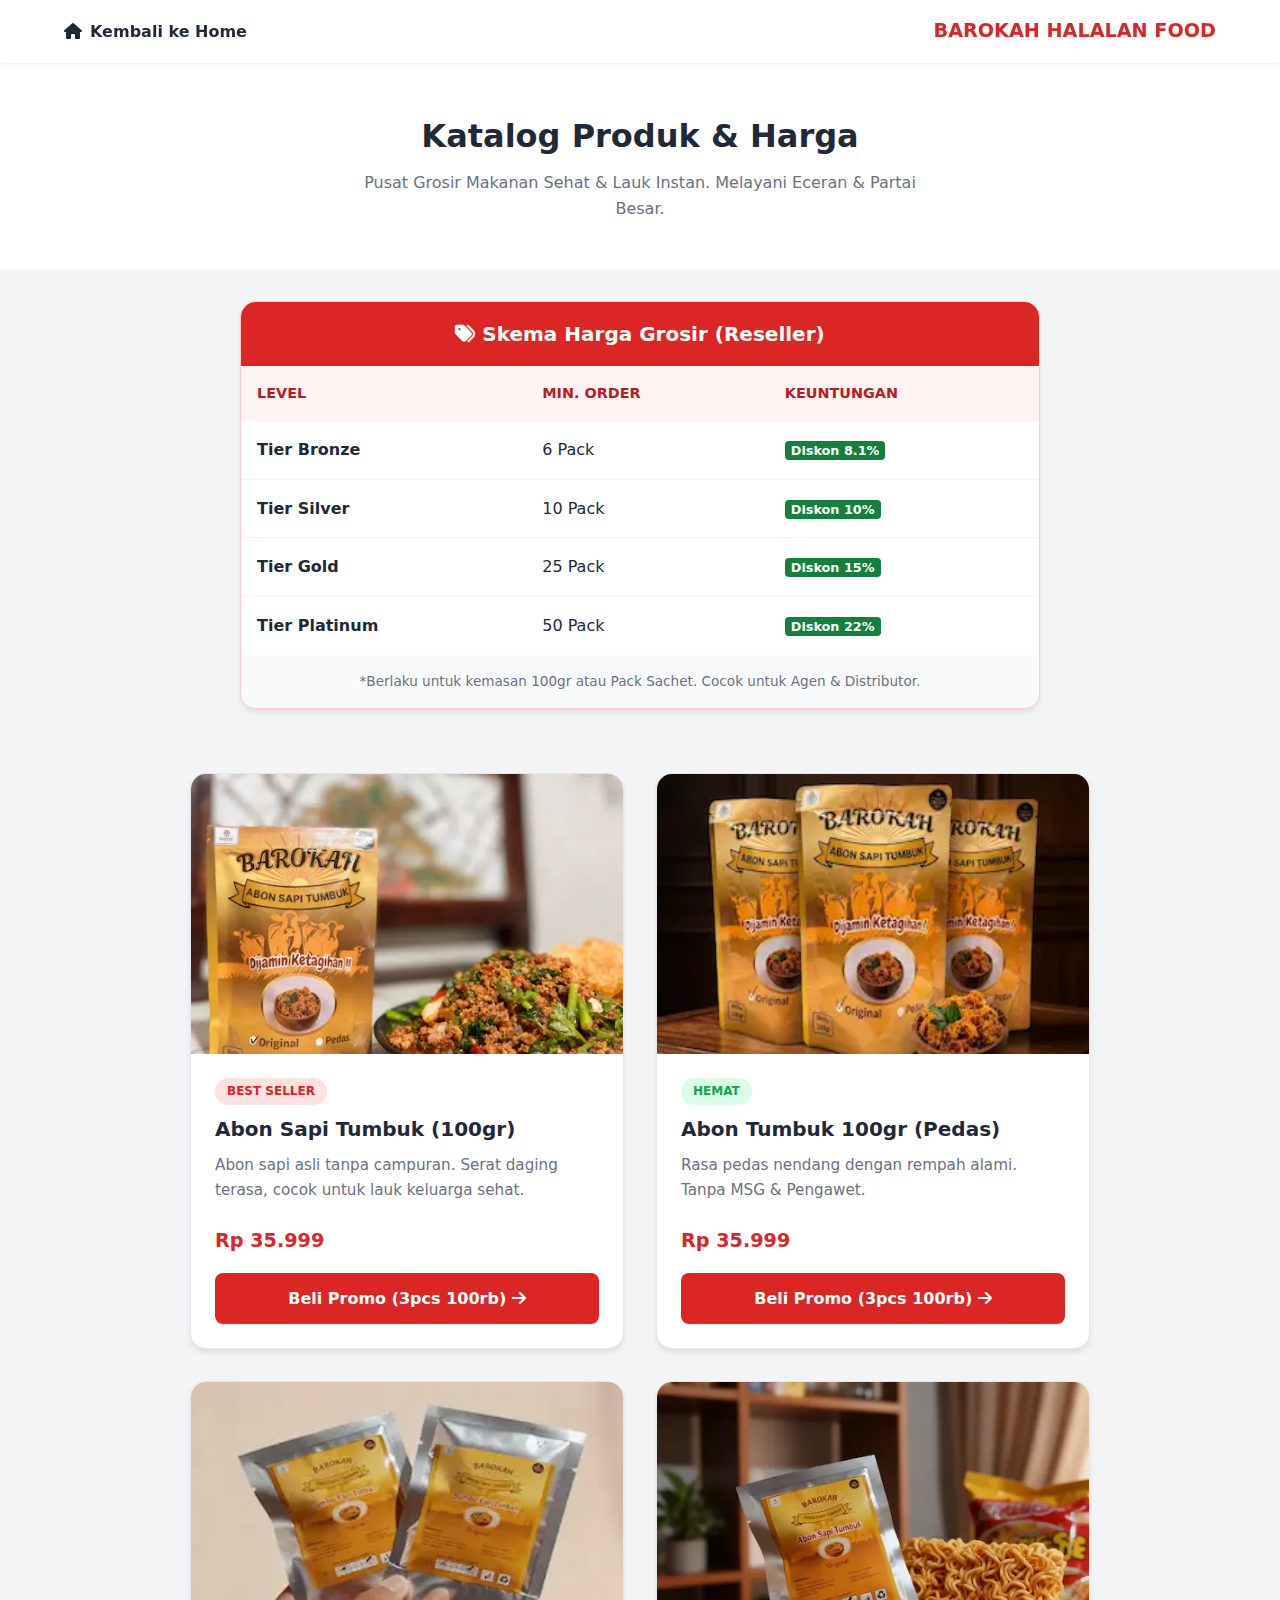
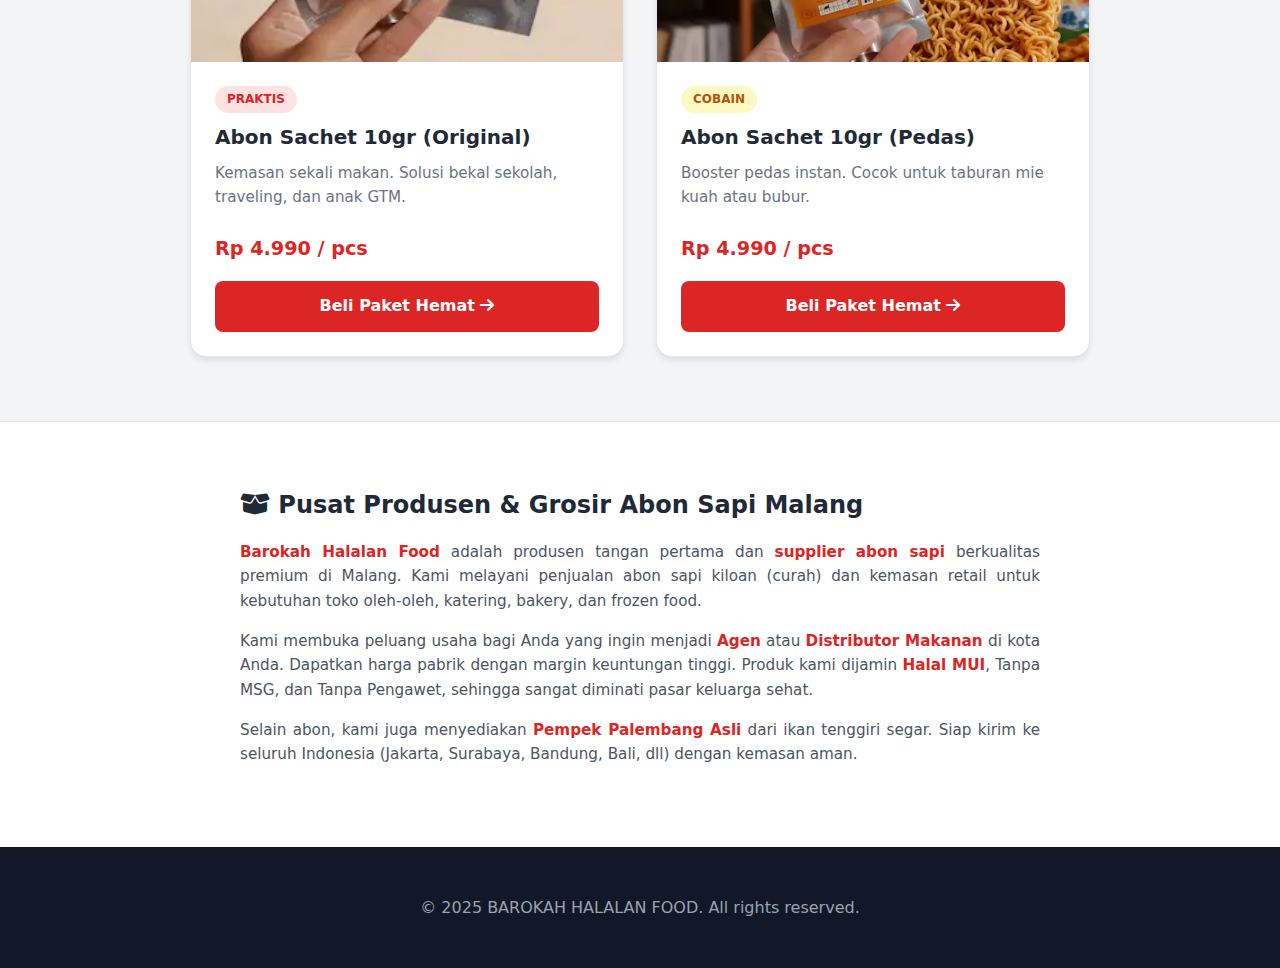
<file: katalog.html>
<!DOCTYPE html>
<html lang="id">
<head>
    <meta charset="UTF-8">
    <meta http-equiv="Content-Security-Policy" content="default-src 'self' https:; script-src 'self' 'unsafe-inline' https://www.googletagmanager.com https://static.cloudflareinsights.com; style-src 'self' 'unsafe-inline'; font-src 'self' https://cdnjs.cloudflare.com https://fonts.gstatic.com; img-src 'self' data: https:; connect-src 'self' https://cloudflareinsights.com; frame-src 'self' http://googleusercontent.com https://www.google.com;">
    <meta name="viewport" content="width=device-width, initial-scale=1.0">

    <title>Katalog Grosir Abon Sapi & Pempek | Produsen Barokah Halalan Food</title>
    <meta name="description" content="Pusat Kulakan & Supplier Abon Sapi Tumbuk (Kiloan/Curah) dan Pempek Palembang Asli di Malang. Melayani Agen, Reseller, dan Distributor Frozen Food seluruh Indonesia.">
    <meta name="keywords" content="grosir abon sapi, produsen abon sapi malang, supplier pempek frozen, jual abon kiloan, distributor makanan instan, abon sapi non msg, paket usaha reseller">

    <link rel="icon" type="image/png" sizes="32x32" href="favicon-32x32.png">
    <link rel="icon" type="image/png" sizes="192x192" href="android-icon-192x192.png">
    <link rel="apple-touch-icon" href="apple-icon-180x180.png">

    <style>
        @font-face { font-family: 'Font Awesome 6 Free'; font-style: normal; font-weight: 900; font-display: swap; src: url(https://cdnjs.cloudflare.com/ajax/libs/font-awesome/6.0.0/webfonts/fa-solid-900.woff2) format('woff2'); }
        @font-face { font-family: 'Font Awesome 6 Brands'; font-style: normal; font-weight: 400; font-display: swap; src: url(https://cdnjs.cloudflare.com/ajax/libs/font-awesome/6.0.0/webfonts/fa-brands-400.woff2) format('woff2'); }
        .fa, .fas, .fab { display: inline-block; font: normal normal normal 14px/1 FontAwesome; font-size: inherit; text-rendering: auto; -webkit-font-smoothing: antialiased; }
        .fas { font-family: 'Font Awesome 6 Free'; font-weight: 900; } .fab { font-family: 'Font Awesome 6 Brands'; font-weight: 400; }
        .fa-whatsapp:before{content:"\f232"} .fa-arrow-right:before{content:"\f061"} .fa-shopping-cart:before{content:"\f07a"} .fa-store:before{content:"\f54e"} .fa-home:before{content:"\f015"} .fa-tags:before{content:"\f02c"} .fa-box-open:before{content:"\f49e"}

        /* GLOBAL */
        :root { --red-600: #dc2626; --red-700: #b91c1c; --green-600: #16a34a; --gray-100: #f3f4f6; --text-dark: #1f2937; --white: #ffffff; }
        * { box-sizing: border-box; margin: 0; padding: 0; }
        body { font-family: system-ui, -apple-system, sans-serif; background: var(--gray-100); color: var(--text-dark); line-height: 1.6; }
        a { text-decoration: none; transition: 0.3s; }
        .container { max-width: 1200px; margin: 0 auto; padding: 0 1.5rem; }
        .text-center { text-align: center; }
        img { max-width: 100%; height: auto; display: block; }

        /* HEADER */
        header { background: var(--white); padding: 1rem 0; box-shadow: 0 2px 5px rgba(0,0,0,0.05); position: sticky; top: 0; z-index: 50; }
        .nav-flex { display: flex; justify-content: space-between; align-items: center; }
        .logo h1 { font-size: 1.2rem; font-weight: 800; color: var(--red-600); margin: 0; text-transform: uppercase; }
        .btn-back { color: var(--text-dark); font-weight: 600; display: flex; align-items: center; gap: 0.5rem; }
        .btn-back:hover { color: var(--red-600); }

        /* HERO */
        .cat-hero { background: white; padding: 3rem 0; text-align: center; margin-bottom: 2rem; }
        .cat-hero h2 { font-size: 2rem; margin-bottom: 0.5rem; color: var(--text-dark); font-weight: 800; }
        .cat-hero p { color: #6b7280; max-width: 600px; margin: 0 auto; }

        /* PRICING TABLE */
        .pricing-section { margin-bottom: 4rem; }
        .pricing-box { max-width: 800px; margin: 0 auto; background: white; border: 1px solid #fecaca; border-radius: 1rem; overflow: hidden; box-shadow: 0 4px 6px -1px rgba(0,0,0,0.1); }
        .pricing-header { background: var(--red-600); color: white; padding: 1rem; text-align: center; }
        .pricing-header h3 { margin: 0; font-size: 1.25rem; }
        .pricing-table { width: 100%; border-collapse: collapse; text-align: left; }
        .pricing-table th { background: #fef2f2; color: var(--red-700); padding: 1rem; font-weight: 800; font-size: 0.9rem; text-transform: uppercase; }
        .pricing-table td { padding: 1rem; border-bottom: 1px solid #f3f4f6; color: var(--text-dark); }
        .pricing-table tr:last-child td { border-bottom: none; }
        .discount-badge { background: var(--green-600); color: white; padding: 0.25rem 0.5rem; border-radius: 4px; font-weight: bold; font-size: 0.85rem; }

        /* PRODUCT GRID (2 KOLOM) */
        .grid-products { display: grid; grid-template-columns: 1fr; gap: 2rem; padding-bottom: 2rem; max-width: 900px; margin: 0 auto; }
        @media(min-width: 768px) { .grid-products { grid-template-columns: repeat(2, 1fr); } }
        .prod-card { background: white; border-radius: 1rem; overflow: hidden; box-shadow: 0 4px 6px -1px rgba(0,0,0,0.1); transition: 0.3s; border: 1px solid #e5e7eb; display: flex; flex-direction: column; }
        .prod-card:hover { transform: translateY(-5px); box-shadow: 0 10px 15px -3px rgba(0,0,0,0.1); border-color: var(--red-600); }
        .prod-img-box { height: 280px; width: 100%; background: #f9fafb; display: flex; align-items: center; justify-content: center; overflow: hidden; position: relative; }
        .prod-img-box img { width: 100%; height: 100%; object-fit: cover; }
        .prod-info { padding: 1.5rem; flex-grow: 1; display: flex; flex-direction: column; }
        .badge { display: inline-block; padding: 0.25rem 0.75rem; border-radius: 99px; font-size: 0.75rem; font-weight: bold; margin-bottom: 0.5rem; width: fit-content; }
        .bg-red { background: #fee2e2; color: var(--red-600); }
        .bg-green { background: #dcfce7; color: var(--green-600); }
        .bg-yellow { background: #fef9c3; color: #b45309; }
        .prod-title { font-size: 1.25rem; font-weight: 700; margin-bottom: 0.5rem; }
        .prod-desc { font-size: 0.95rem; color: #6b7280; margin-bottom: 1.5rem; flex-grow: 1; }
        .price { font-size: 1.2rem; font-weight: 800; color: var(--red-600); margin-bottom: 1rem; display: block; }
        .btn-action { display: block; width: 100%; padding: 0.8rem; text-align: center; border-radius: 0.5rem; font-weight: 700; margin-top: auto; }
        .btn-buy { background: var(--red-600); color: white; } .btn-buy:hover { background: #b91c1c; }
        .btn-wa { background: var(--green-600); color: white; } .btn-wa:hover { background: #14532d; }

        /* SEO TEXT (Artikel Bawah) */
        .seo-content { background: white; padding: 4rem 0; border-top: 1px solid #e5e7eb; margin-top: 2rem; }
        .seo-content h2 { font-size: 1.5rem; color: var(--text-dark); margin-bottom: 1rem; }
        .seo-content p { color: #4b5563; font-size: 0.95rem; margin-bottom: 1rem; text-align: justify; }
        .seo-content strong { color: var(--red-600); }

        /* FOOTER */
        footer { background: #111827; color: #9ca3af; padding: 3rem 0; text-align: center; margin-top: auto; }
    </style>
</head>
<body>

    <header>
        <div class="container nav-flex">
            <a href="index.html" class="btn-back"><i class="fas fa-home"></i> Kembali ke Home</a>
            <div class="logo"><h1>BAROKAH HALALAN FOOD</h1></div>
        </div>
    </header>

    <main>
        <section class="cat-hero">
            <div class="container">
                <h2>Katalog Produk & Harga</h2>
                <p>Pusat Grosir Makanan Sehat & Lauk Instan. Melayani Eceran & Partai Besar.</p>
            </div>
        </section>

        <div class="container">
            <section class="pricing-section">
                <div class="pricing-box">
                    <div class="pricing-header">
                        <h3><i class="fas fa-tags"></i> Skema Harga Grosir (Reseller)</h3>
                    </div>
                    <table class="pricing-table">
                        <thead>
                            <tr><th>Level</th><th>Min. Order</th><th>Keuntungan</th></tr>
                        </thead>
                        <tbody>
                            <tr><td><strong>Tier Bronze</strong></td><td>6 Pack</td><td><span class="discount-badge" style="background:#15803d; color:white; padding:2px 6px; border-radius:4px; font-size:0.8rem;">Diskon 8.1%</span></td></tr>
                            <tr><td><strong>Tier Silver</strong></td><td>10 Pack</td><td><span class="discount-badge" style="background:#15803d; color:white; padding:2px 6px; border-radius:4px; font-size:0.8rem;">Diskon 10%</span></td></tr>
                            <tr><td><strong>Tier Gold</strong></td><td>25 Pack</td><td><span class="discount-badge" style="background:#15803d; color:white; padding:2px 6px; border-radius:4px; font-size:0.8rem;">Diskon 15%</span></td></tr>
                            <tr><td><strong>Tier Platinum</strong></td><td>50 Pack</td><td><span class="discount-badge" style="background:#15803d; color:white; padding:2px 6px; border-radius:4px; font-size:0.8rem;">Diskon 22%</span></td></tr>
                        </tbody>
                    </table>
                    <p style="font-size:0.85rem; color:#6b7280; padding:1rem; text-align:center; background:#f9fafb; margin:0;">
                        *Berlaku untuk kemasan 100gr atau Pack Sachet. Cocok untuk Agen & Distributor.
                    </p>
                </div>
            </section>

            <div class="grid-products">
                
                <div class="prod-card">
                    <div class="prod-img-box">
                        <img src="kemasan-abon-100gr-sblh.webp" alt="Jual Abon Sapi Tumbuk Asli Malang Kemasan 100gr">
                    </div>
                    <div class="prod-info">
                        <span class="badge bg-red">BEST SELLER</span>
                        <h3 class="prod-title">Abon Sapi Tumbuk (100gr)</h3>
                        <p class="prod-desc">Abon sapi asli tanpa campuran. Serat daging terasa, cocok untuk lauk keluarga sehat.</p>
                        <span class="price">Rp 35.999</span>
                        <a href="https://promo.barokahhalalanfood.com/" class="btn-action btn-buy">Beli Promo (3pcs 100rb) <i class="fas fa-arrow-right"></i></a>
                    </div>
                </div>

                <div class="prod-card">
                    <div class="prod-img-box">
                         <img src="kemasan-abon-100gr-dapur.webp" alt="Grosir Abon Sapi Pedas Non MSG">
                    </div>
                    <div class="prod-info">
                        <span class="badge bg-green">HEMAT</span>
                        <h3 class="prod-title">Abon Tumbuk 100gr (Pedas)</h3>
                        <p class="prod-desc">Rasa pedas nendang dengan rempah alami. Tanpa MSG & Pengawet.</p>
                        <span class="price">Rp 35.999</span>
                        <a href="https://promo.barokahhalalanfood.com/" class="btn-action btn-buy">Beli Promo (3pcs 100rb) <i class="fas fa-arrow-right"></i></a>
                    </div>
                </div>

                <div class="prod-card">
                    <div class="prod-img-box">
                         <img src="kemasan-abon-10gr-tas.webp" alt="Supplier Abon Sapi Sachet 10gr untuk Anak">
                    </div>
                    <div class="prod-info">
                        <span class="badge bg-red">PRAKTIS</span>
                        <h3 class="prod-title">Abon Sachet 10gr (Original)</h3>
                        <p class="prod-desc">Kemasan sekali makan. Solusi bekal sekolah, traveling, dan anak GTM.</p>
                        <span class="price">Rp 4.990 / pcs</span>
                        <a href="https://promo.barokahhalalanfood.com/" class="btn-action btn-buy">Beli Paket Hemat <i class="fas fa-arrow-right"></i></a>
                    </div>
                </div>

                <div class="prod-card">
                    <div class="prod-img-box">
                        <img src="kemasan-abon-10gr-mie.webp" alt="Distributor Abon Sachet Pedas Murah">
                    </div>
                    <div class="prod-info">
                        <span class="badge bg-yellow">COBAIN</span>
                        <h3 class="prod-title">Abon Sachet 10gr (Pedas)</h3>
                        <p class="prod-desc">Booster pedas instan. Cocok untuk taburan mie kuah atau bubur.</p>
                        <span class="price">Rp 4.990 / pcs</span>
                        <a href="https://promo.barokahhalalanfood.com/" class="btn-action btn-buy">Beli Paket Hemat <i class="fas fa-arrow-right"></i></a>
                    </div>
                </div>

            </div>
        </div>

        <section class="seo-content">
            <div class="container">
                <div style="max-width: 800px; margin: 0 auto;">
                    <h2><i class="fas fa-box-open"></i> Pusat Produsen & Grosir Abon Sapi Malang</h2>
                    
                    <p><strong>Barokah Halalan Food</strong> adalah produsen tangan pertama dan <strong>supplier abon sapi</strong> berkualitas premium di Malang. Kami melayani penjualan abon sapi kiloan (curah) dan kemasan retail untuk kebutuhan toko oleh-oleh, katering, bakery, dan frozen food.</p>
                    
                    <p>Kami membuka peluang usaha bagi Anda yang ingin menjadi <strong>Agen</strong> atau <strong>Distributor Makanan</strong> di kota Anda. Dapatkan harga pabrik dengan margin keuntungan tinggi. Produk kami dijamin <strong>Halal MUI</strong>, Tanpa MSG, dan Tanpa Pengawet, sehingga sangat diminati pasar keluarga sehat.</p>
                    
                    <p>Selain abon, kami juga menyediakan <strong>Pempek Palembang Asli</strong> dari ikan tenggiri segar. Siap kirim ke seluruh Indonesia (Jakarta, Surabaya, Bandung, Bali, dll) dengan kemasan aman.</p>
                </div>
            </div>
        </section>

    </main>

    <footer>
        <div class="container">
            <p>&copy; 2025 BAROKAH HALALAN FOOD. All rights reserved.</p>
        </div>
    </footer>

</body>
</html>
</file>
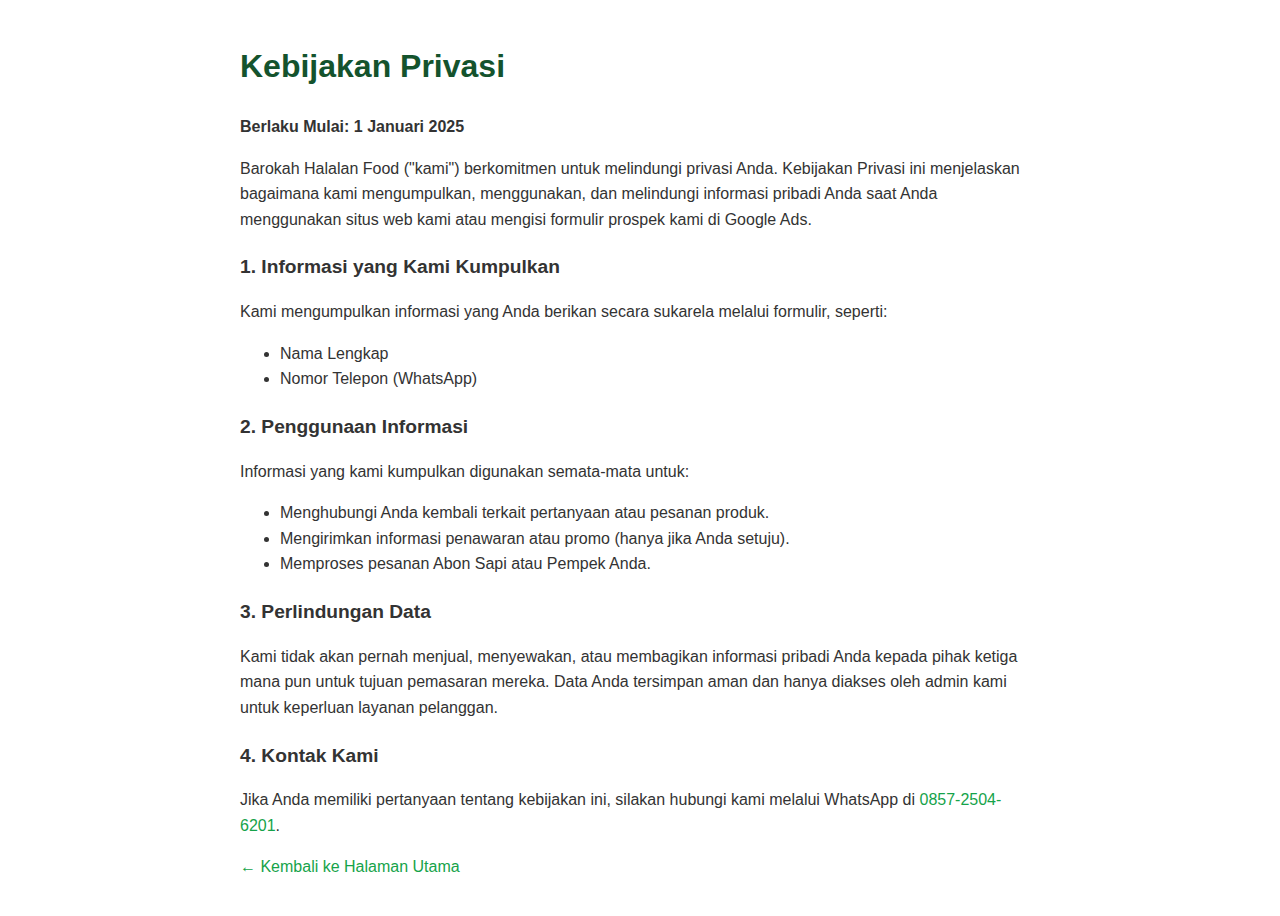
<file: kebijakan-privasi.html>
<!DOCTYPE html>
<html lang="id">
<head>
    <meta charset="UTF-8">
    <meta name="viewport" content="width=device-width, initial-scale=1.0">
    <title>Kebijakan Privasi - Barokah Halalan Food</title>
    <style>
        body { font-family: sans-serif; line-height: 1.6; color: #333; max-width: 800px; margin: 0 auto; padding: 20px; }
        h1 { color: #14532d; }
        h2 { font-size: 1.2rem; margin-top: 20px; }
        a { color: #16a34a; text-decoration: none; }
    </style>
</head>
<body>
    <h1>Kebijakan Privasi</h1>
    <p><strong>Berlaku Mulai: 1 Januari 2025</strong></p>
    <p>Barokah Halalan Food ("kami") berkomitmen untuk melindungi privasi Anda. Kebijakan Privasi ini menjelaskan bagaimana kami mengumpulkan, menggunakan, dan melindungi informasi pribadi Anda saat Anda menggunakan situs web kami atau mengisi formulir prospek kami di Google Ads.</p>

    <h2>1. Informasi yang Kami Kumpulkan</h2>
    <p>Kami mengumpulkan informasi yang Anda berikan secara sukarela melalui formulir, seperti:</p>
    <ul>
        <li>Nama Lengkap</li>
        <li>Nomor Telepon (WhatsApp)</li>
    </ul>

    <h2>2. Penggunaan Informasi</h2>
    <p>Informasi yang kami kumpulkan digunakan semata-mata untuk:</p>
    <ul>
        <li>Menghubungi Anda kembali terkait pertanyaan atau pesanan produk.</li>
        <li>Mengirimkan informasi penawaran atau promo (hanya jika Anda setuju).</li>
        <li>Memproses pesanan Abon Sapi atau Pempek Anda.</li>
    </ul>

    <h2>3. Perlindungan Data</h2>
    <p>Kami tidak akan pernah menjual, menyewakan, atau membagikan informasi pribadi Anda kepada pihak ketiga mana pun untuk tujuan pemasaran mereka. Data Anda tersimpan aman dan hanya diakses oleh admin kami untuk keperluan layanan pelanggan.</p>

    <h2>4. Kontak Kami</h2>
    <p>Jika Anda memiliki pertanyaan tentang kebijakan ini, silakan hubungi kami melalui WhatsApp di <a href="https://wa.me/6285725046201">0857-2504-6201</a>.</p>

    <p><a href="index.html">&larr; Kembali ke Halaman Utama</a></p>
</body>
</html>
</file>
